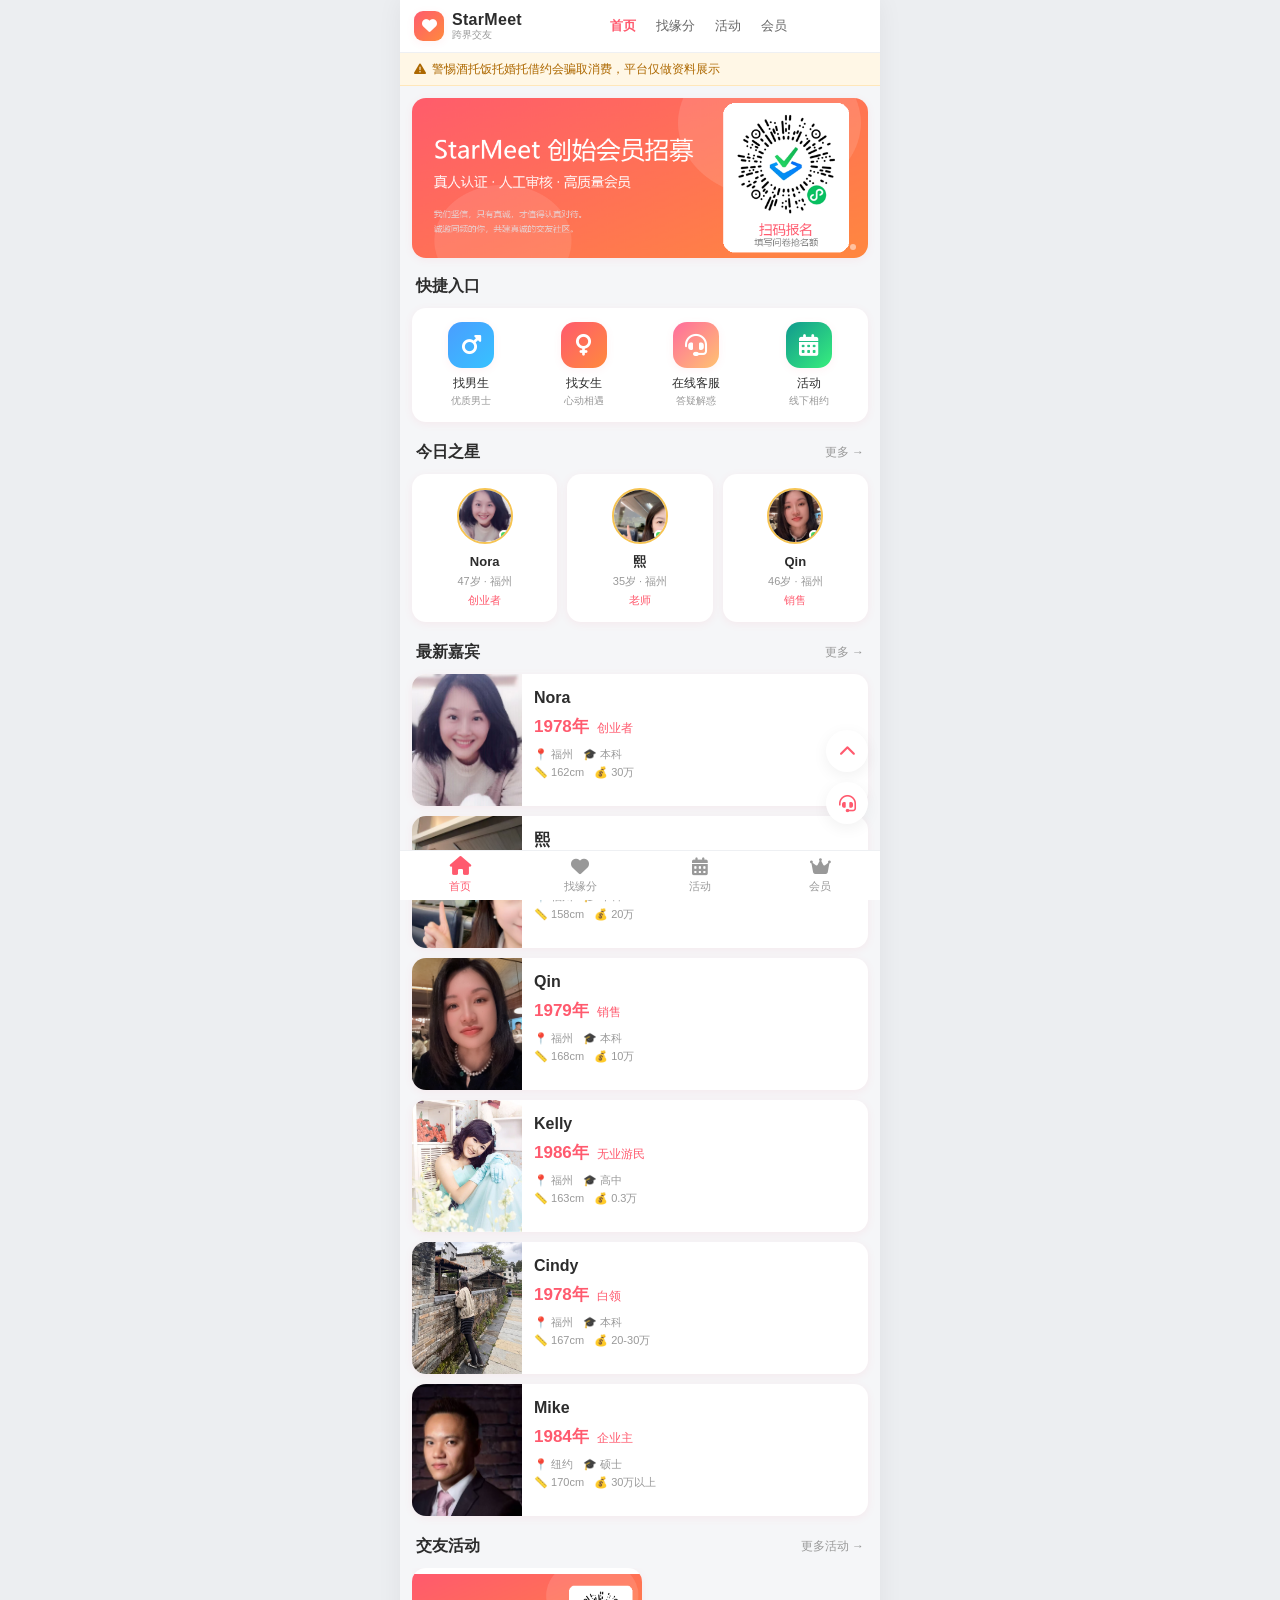
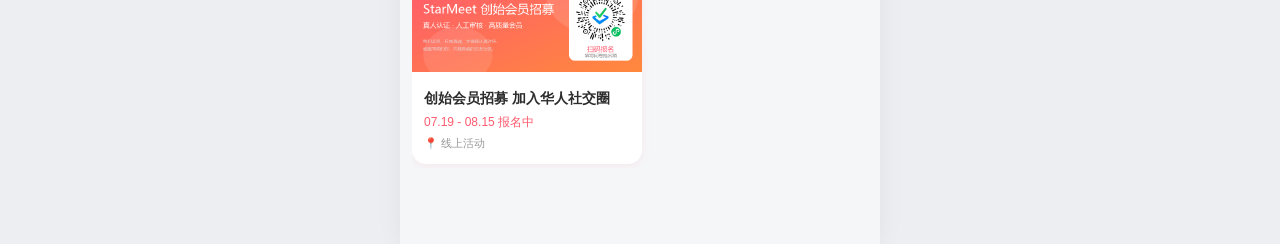
<file: index.html>
<!DOCTYPE html>
<html lang="zh-CN">
<head>
  <meta charset="UTF-8">
  <meta name="viewport" content="width=device-width, initial-scale=1.0, maximum-scale=1.0, user-scalable=no, viewport-fit=cover">
  <meta name="theme-color" content="#ff6b9d">
  <title>StarMeet-跨界交友 圈层升级</title>
  <link rel="stylesheet" href="https://cdnjs.cloudflare.com/ajax/libs/font-awesome/6.4.0/css/all.min.css">
  <link rel="stylesheet" href="assets/css/style.css">
</head>
<body>
  <div id="app">
    <!-- 顶部导航 -->
    <header class="topbar">
      <div class="logo">
        <i class="fas fa-heart"></i>
        <span class="logo-text">
          <span class="site-name">StarMeet</span>
          <span class="site-slogan">跨界交友</span>
        </span>
      </div>
      <nav class="tabs">
        <a class="tab active" href="index.html">首页</a>
        <a class="tab" href="match.html">找缘分</a>
        <a class="tab" href="activity.html">活动</a>
        <a class="tab" href="javascript:void(0)" onclick="App.openService()">会员</a>
      </nav>
    </header>

    <!-- 安全提示 -->
    <div class="safety-tip"><i class="fas fa-exclamation-triangle"></i> 警惕酒托饭托婚托借约会骗取消费，平台仅做资料展示</div>

    <!-- 主体内容 -->
    <main class="content">
      <div class="page active">
        <!-- 轮播 banner（图片占位） -->
        <div class="banner-carousel" id="bannerCarousel">
          <div class="banner-track" id="bannerTrack"></div>
          <div class="banner-dots" id="bannerDots"></div>
        </div>

        <!-- 快捷入口 -->
        <div class="section-title" style="margin-top:16px;">快捷入口</div>
        <div class="quick-grid">
          <a class="item" href="match.html?g=男">
            <div class="icon" style="background:linear-gradient(135deg,#4a9dff,#37c2ff);"><i class="fas fa-mars"></i></div>
            <div class="label">找男生</div><div class="sub">优质男士</div>
          </a>
          <a class="item" href="match.html?g=女">
            <div class="icon" style="background:linear-gradient(135deg,#ff5a6e,#ff8a3d);"><i class="fas fa-venus"></i></div>
            <div class="label">找女生</div><div class="sub">心动相遇</div>
          </a>
          <a class="item" href="javascript:void(0)" onclick="App.openService()">
            <div class="icon" style="background:linear-gradient(135deg,#ff6b9d,#ffc371);"><i class="fas fa-headset"></i></div>
            <div class="label">在线客服</div><div class="sub">答疑解惑</div>
          </a>
          <a class="item" href="activity.html">
            <div class="icon" style="background:linear-gradient(135deg,#11998e,#38ef7d);"><i class="fas fa-calendar-alt"></i></div>
            <div class="label">活动</div><div class="sub">线下相约</div>
          </a>
        </div>

        <!-- 今日之星 -->
        <div class="section-title">今日之星 <a class="more" href="match.html">更多 →</a></div>
        <div class="star-row">
          <!-- 今日之星固定3位：Nora / 熙 / Qin -->
          <div class="star-card" onclick="goMember('Nora')">
            <div class="star-avatar">
              <img src="assets/images/member-00017.jpeg" onerror="avatarFallback(this,'N')">
              <span class="online-dot"></span>
            </div>
            <div class="star-name">Nora</div>
            <div class="star-meta">47岁 · 福州</div>
            <div class="star-job">创业者</div>
          </div>
          <div class="star-card" onclick="goMember('熙')">
            <div class="star-avatar">
              <img src="assets/images/member-00007.jpg" onerror="avatarFallback(this,'熙')">
              <span class="online-dot"></span>
            </div>
            <div class="star-name">熙</div>
            <div class="star-meta">35岁 · 福州</div>
            <div class="star-job">老师</div>
          </div>
          <div class="star-card" onclick="goMember('Qin')">
            <div class="star-avatar">
              <img src="assets/images/member-00008.jpg" onerror="avatarFallback(this,'Q')">
              <span class="online-dot"></span>
            </div>
            <div class="star-name">Qin</div>
            <div class="star-meta">46岁 · 福州</div>
            <div class="star-job">销售</div>
          </div>
        </div>

        <!-- 最新嘉宾 -->
        <div class="section-title section-title-row">
          <span>最新嘉宾</span>
          <a class="more" href="match.html">更多 →</a>
        </div>
        <div class="member-list">
          <!-- 最新嘉宾固定6名：Nora / 熙 / Qin / Kelly / Cindy / Mike -->
          <div class="member-card" onclick="goMember('Nora')">
            <div class="member-card-photo">
              <img src="assets/images/member-00017.jpeg" onerror="avatarFallback(this,'N')">
            </div>
            <div class="member-card-info">
              <div class="row1"><div class="meta-name">Nora</div></div>
              <div class="row-birthjob"><span class="birth-year">1978年</span><span class="job">创业者</span></div>
              <div class="row2"><span>📍 福州</span><span>🎓 本科</span></div>
              <div class="row2"><span>📏 162cm</span><span>💰 30万</span></div>
              <div class="row3"><span></span></div>
            </div>
          </div>
          <div class="member-card" onclick="goMember('熙')">
            <div class="member-card-photo">
              <img src="assets/images/member-00007.jpg" onerror="avatarFallback(this,'熙')">
            </div>
            <div class="member-card-info">
              <div class="row1"><div class="meta-name">熙</div></div>
              <div class="row-birthjob"><span class="birth-year">1990年</span><span class="job">老师</span></div>
              <div class="row2"><span>📍 福州</span><span>🎓 本科</span></div>
              <div class="row2"><span>📏 158cm</span><span>💰 20万</span></div>
              <div class="row3"><span></span></div>
            </div>
          </div>
          <div class="member-card" onclick="goMember('Qin')">
            <div class="member-card-photo">
              <img src="assets/images/member-00008.jpg" onerror="avatarFallback(this,'Q')">
            </div>
            <div class="member-card-info">
              <div class="row1"><div class="meta-name">Qin</div></div>
              <div class="row-birthjob"><span class="birth-year">1979年</span><span class="job">销售</span></div>
              <div class="row2"><span>📍 福州</span><span>🎓 本科</span></div>
              <div class="row2"><span>📏 168cm</span><span>💰 10万</span></div>
              <div class="row3"><span></span></div>
            </div>
          </div>
          <div class="member-card" onclick="goMember('00001')">
            <div class="member-card-photo">
              <img src="https://i.pravatar.cc/300?img=47" onerror="avatarFallback(this,'K')">
            </div>
            <div class="member-card-info">
              <div class="row1"><div class="meta-name">Kelly</div></div>
              <div class="row-birthjob"><span class="birth-year">1986年</span><span class="job">无业游民</span></div>
              <div class="row2"><span>📍 福州</span><span>🎓 高中</span></div>
              <div class="row2"><span>📏 163cm</span><span>💰 0.3万</span></div>
              <div class="row3"><span></span></div>
            </div>
          </div>
          <div class="member-card" onclick="goMember('Cindy')">
            <div class="member-card-photo">
              <img src="assets/images/member-00009.jpg" onerror="avatarFallback(this,'C')">
            </div>
            <div class="member-card-info">
              <div class="row1"><div class="meta-name">Cindy</div></div>
              <div class="row-birthjob"><span class="birth-year">1978年</span><span class="job">白领</span></div>
              <div class="row2"><span>📍 福州</span><span>🎓 本科</span></div>
              <div class="row2"><span>📏 167cm</span><span>💰 20-30万</span></div>
              <div class="row3"><span></span></div>
            </div>
          </div>
          <div class="member-card" onclick="goMember('Mike')">
            <div class="member-card-photo">
              <img src="assets/images/member-00018.jpg" onerror="avatarFallback(this,'M')">
            </div>
            <div class="member-card-info">
              <div class="row1"><div class="meta-name">Mike</div></div>
              <div class="row-birthjob"><span class="birth-year">1984年</span><span class="job">企业主</span></div>
              <div class="row2"><span>📍 纽约</span><span>🎓 硕士</span></div>
              <div class="row2"><span>📏 170cm</span><span>💰 30万以上</span></div>
              <div class="row3"><span></span></div>
            </div>
          </div>
        </div>

        <!-- 交友活动 -->
        <div class="section-title section-title-row">
          <div>交友活动</div>
          <a class="more" href="activity.html">更多活动 →</a>
        </div>
        <div class="activity-list activity-row">
          <a class="activity-card" href="https://qingxukong54-maker.github.io/starmeetvip/activity-detail.html?id=1">
            <img class="activity-cover-img" src="assets/images/banner-survey.png" alt="创始会员招募">
            <div class="activity-info">
              <div class="activity-title">创始会员招募 加入华人社交圈</div>
              <div class="activity-countdown">07.19 - 08.15 报名中</div>
              <div class="activity-place">📍 线上活动</div>
            </div>
          </a>
        </div>

      </div>
    </main>

    <!-- 底部悬浮工具栏 -->
    <nav class="bottombar">
      <a class="btm-btn active" href="index.html"><i class="fas fa-home"></i><span>首页</span></a>
      <a class="btm-btn" href="match.html"><i class="fas fa-heart"></i><span>找缘分</span></a>
      <a class="btm-btn" href="activity.html"><i class="fas fa-calendar-alt"></i><span>活动</span></a>
      <a class="btm-btn" href="javascript:void(0)" onclick="App.openService()"><i class="fas fa-crown"></i><span>会员</span></a>
    </nav>

    <!-- 右下角悬浮按钮 -->
    <div class="fab-container">
      <a class="fab-btn" onclick="window.scrollTo({top:0,behavior:'smooth'})" title="回到顶部"><i class="fas fa-chevron-up"></i></a>
      <a class="fab-btn" onclick="App.openService()" title="客服"><i class="fas fa-headset"></i></a>
    </div>

    <!-- 客服弹窗 -->
    <div class="modal-mask" id="serviceModal" onclick="if(event.target===this)App.closeService()">
      <div class="service-card">
        <button class="modal-close" onclick="App.closeService()"><i class="fas fa-times"></i></button>
        <div class="service-head"><i class="fas fa-headset"></i><span id="serviceNameVal">StarMeet 客服小助手</span></div>
        <div class="service-qr"><img id="serviceQrImg" src="" alt="客服微信二维码"></div>
        <div class="service-tip">长按二维码识别，或添加下方微信号</div>
        <div class="service-wechat" onclick="App.copyWechat()" title="点击复制">
          <span class="wx-label">微信号</span>
          <span class="wx-id" id="serviceWechatVal">starmeet_vip</span>
          <i class="fas fa-copy"></i>
        </div>
        <div class="service-copy-hint">点击上方微信号即可复制</div>
      </div>
    </div>

    <div id="toast" class="toast"></div>
  </div>

  <script src="assets/js/female-test-data.js"></script>
  <script src="assets/js/main.js"></script>
</body>
</html>
</file>
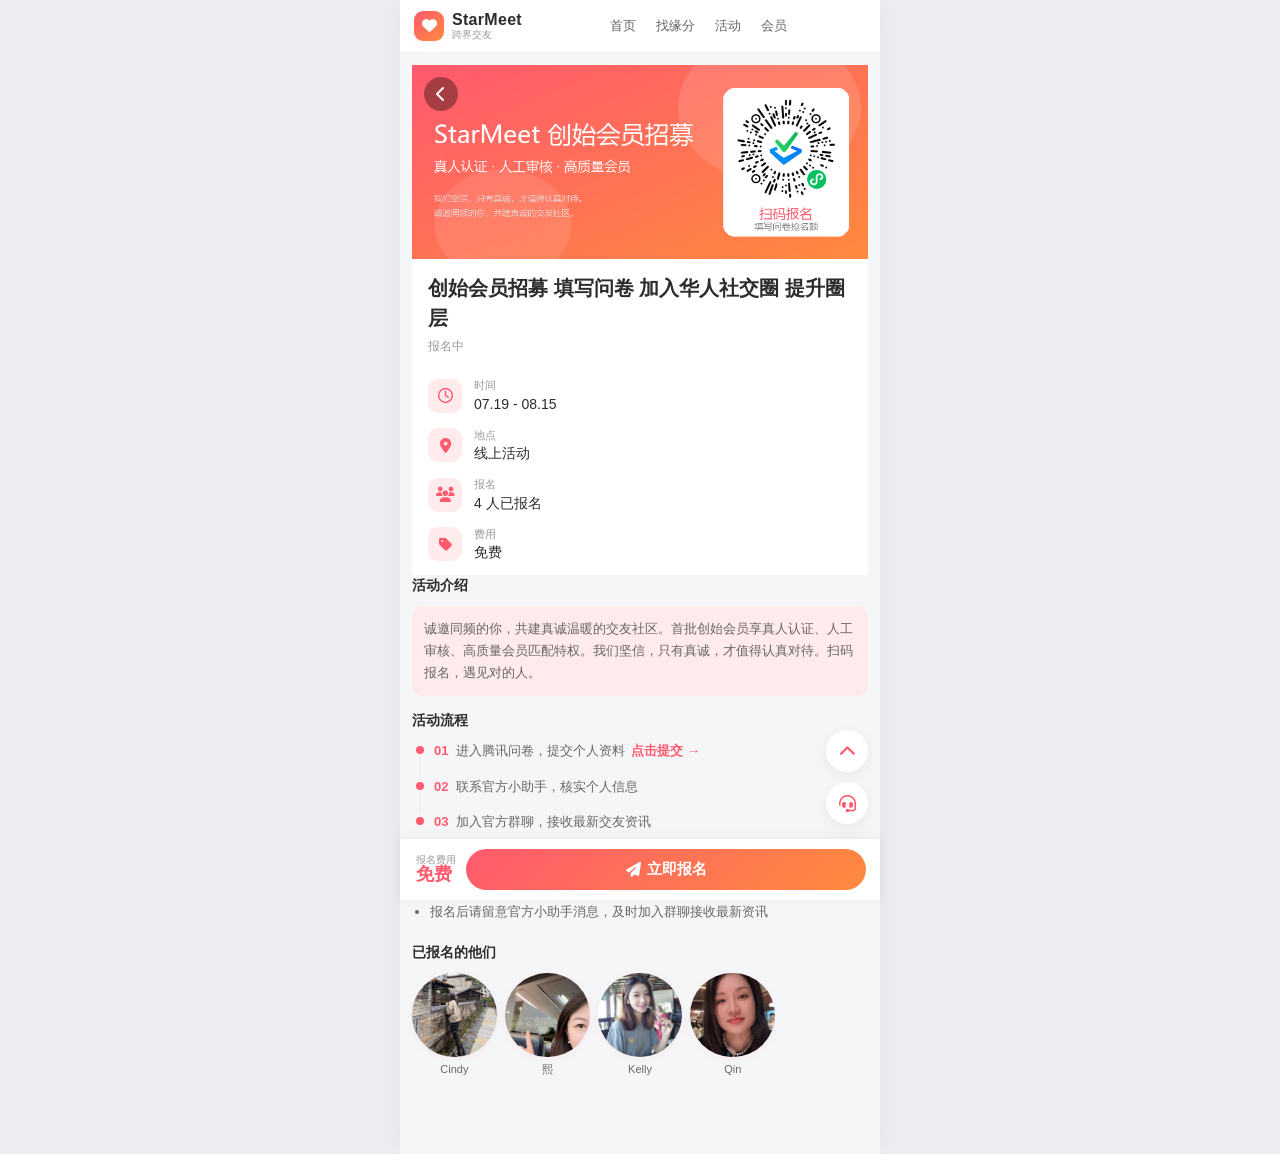
<file: activity-detail.html>
<!DOCTYPE html>
<html lang="zh-CN">
<head>
  <meta charset="UTF-8">
  <meta name="viewport" content="width=device-width, initial-scale=1.0, maximum-scale=1.0, user-scalable=no, viewport-fit=cover">
  <meta name="theme-color" content="#ff6b9d">
  <title>活动详情 - StarMeet</title>
  <link rel="stylesheet" href="https://cdnjs.cloudflare.com/ajax/libs/font-awesome/6.4.0/css/all.min.css">
  <link rel="stylesheet" href="assets/css/style.css">
</head>
<body>
  <div id="app">
    <header class="topbar">
      <div class="logo">
        <i class="fas fa-heart"></i>
        <span class="logo-text">
          <span class="site-name">StarMeet</span>
          <span class="site-slogan">跨界交友</span>
        </span>
      </div>
      <nav class="tabs">
        <a class="tab" href="index.html">首页</a>
        <a class="tab" href="match.html">找缘分</a>
        <a class="tab" href="activity.html">活动</a>
        <a class="tab" href="javascript:void(0)" onclick="App.openService()">会员</a>
      </nav>
    </header>

    <main class="content">
      <div class="page active profile-detail-page">
        <!-- 封面大图 -->
        <div class="pdp-header">
          <img id="actCover" src="" alt="活动封面" onerror="avatarFallback(this,'活')">
          <button class="pdp-back-btn" onclick="location.href='activity.html'"><i class="fas fa-chevron-left"></i></button>
        </div>

        <!-- 标题行 -->
        <div class="pdp-name-row">
          <h1 id="actTitle">活动标题</h1>
          <span class="pdp-uid" id="actStatus">报名中</span>
        </div>

        <!-- 信息卡片 -->
        <div class="act-detail-meta">
          <div class="act-meta-row"><i class="far fa-clock"></i><div><span class="label">时间</span><span class="val" id="actTime"></span></div></div>
          <div class="act-meta-row"><i class="fas fa-map-marker-alt"></i><div><span class="label">地点</span><span class="val" id="actLoc"></span></div></div>
          <div class="act-meta-row"><i class="fas fa-users"></i><div><span class="label">报名</span><span class="val" id="actJoined"></span></div></div>
          <div class="act-meta-row"><i class="fas fa-tag"></i><div><span class="label">费用</span><span class="val" id="actPrice"></span></div></div>
        </div>

        <!-- 活动介绍 -->
        <div class="pdp-section">
          <div class="pds-title">活动介绍</div>
          <div id="actIntro" class="act-intro"></div>
        </div>

        <!-- 活动流程 -->
        <div class="pdp-section" style="margin-top:14px;">
          <div class="pds-title">活动流程</div>
          <ul class="act-schedule" id="actSchedule"></ul>
        </div>

        <!-- 注意事项 -->
        <div class="pdp-section" style="margin-top:14px;">
          <div class="pds-title">注意事项</div>
          <ul class="act-tips" id="actTips"></ul>
        </div>

        <!-- 已报名的他们 -->
        <div class="pdp-suggest">
          <div class="psug-header"><div class="psug-title">已报名的他们</div></div>
          <div class="psug-list" id="actParticipants"></div>
        </div>
      </div>
    </main>

    <!-- 底部操作栏 -->
    <div class="pdp-bottom-bar">
      <div class="act-price-box">
        <span class="act-price-label">报名费用</span>
        <span class="act-price-val" id="actPriceFoot"></span>
      </div>
      <button class="pdb-contact-btn" id="actJoinBtn" onclick="App.openService()"><i class="fas fa-paper-plane"></i> 立即报名</button>
    </div>

    <div class="fab-container">
      <a class="fab-btn" onclick="window.scrollTo({top:0,behavior:'smooth'})"><i class="fas fa-chevron-up"></i></a>
      <a class="fab-btn" onclick="App.openService()"><i class="fas fa-headset"></i></a>
    </div>

    <!-- 客服弹窗 -->
    <div class="modal-mask" id="serviceModal" onclick="if(event.target===this)App.closeService()">
      <div class="service-card">
        <button class="modal-close" onclick="App.closeService()"><i class="fas fa-times"></i></button>
        <div class="service-head"><i class="fas fa-headset"></i><span id="serviceNameVal">StarMeet 客服小助手</span></div>
        <div class="service-qr"><img id="serviceQrImg" src="" alt="客服微信二维码"></div>
        <div class="service-tip">长按二维码识别，或添加下方微信号</div>
        <div class="service-wechat" onclick="App.copyWechat()" title="点击复制">
          <span class="wx-label">微信号</span>
          <span class="wx-id" id="serviceWechatVal">starmeet_vip</span>
          <i class="fas fa-copy"></i>
        </div>
        <div class="service-copy-hint">点击上方微信号即可复制</div>
      </div>
    </div>

    <div id="toast" class="toast"></div>
  </div>

  <script src="assets/js/female-test-data.js"></script>
  <script src="assets/js/main.js"></script>
</body>
</html>
</file>
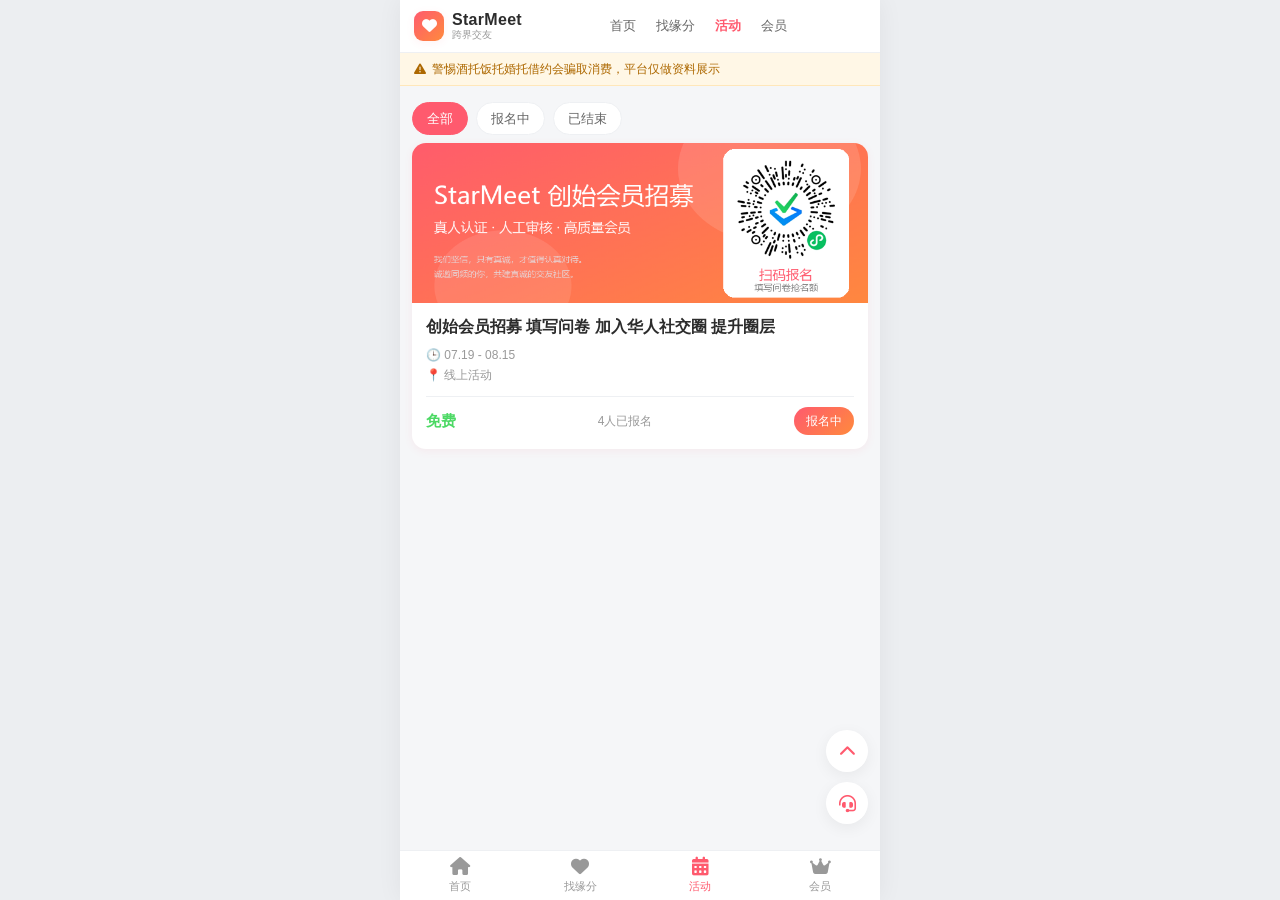
<file: activity.html>
<!DOCTYPE html>
<html lang="zh-CN">
<head>
  <meta charset="UTF-8">
  <meta name="viewport" content="width=device-width, initial-scale=1.0, maximum-scale=1.0, user-scalable=no, viewport-fit=cover">
  <meta name="theme-color" content="#ff6b9d">
  <title>活动 - StarMeet</title>
  <link rel="stylesheet" href="https://cdnjs.cloudflare.com/ajax/libs/font-awesome/6.4.0/css/all.min.css">
  <link rel="stylesheet" href="assets/css/style.css">
</head>
<body>
  <div id="app">
    <header class="topbar">
      <div class="logo">
        <i class="fas fa-heart"></i>
        <span class="logo-text">
          <span class="site-name">StarMeet</span>
          <span class="site-slogan">跨界交友</span>
        </span>
      </div>
      <nav class="tabs">
        <a class="tab" href="index.html">首页</a>
        <a class="tab" href="match.html">找缘分</a>
        <a class="tab active" href="activity.html">活动</a>
        <a class="tab" href="javascript:void(0)" onclick="App.openService()">会员</a>
      </nav>
    </header>

    <div class="safety-tip"><i class="fas fa-exclamation-triangle"></i> 警惕酒托饭托婚托借约会骗取消费，平台仅做资料展示</div>

    <main class="content">
      <div class="page active">
        <div class="filter-bar" id="actFilterBar">
          <div class="chip active" data-filter="">全部</div>
          <div class="chip" data-filter="open">报名中</div>
          <div class="chip" data-filter="ended">已结束</div>
        </div>

        <div id="actListBox">
          <div class="act-card" data-status="报名中" onclick="location.href='activity-detail.html?id=1'">
            <img data-custom="assets/images/banner-survey.png" src="" style="background:linear-gradient(135deg,#ff5a6e,#ff8a3d);">
            <div class="body">
              <h3>创始会员招募 填写问卷 加入华人社交圈 提升圈层</h3>
              <div class="meta">🕒 07.19 - 08.15<br>📍 线上活动</div>
              <div class="footer">
                <span class="price free">免费</span>
                <span class="meta">4人已报名</span>
                <span class="join-btn">报名中</span>
              </div>
            </div>
          </div>
        </div>
      </div>
    </main>

    <nav class="bottombar">
      <a class="btm-btn" href="index.html"><i class="fas fa-home"></i><span>首页</span></a>
      <a class="btm-btn" href="match.html"><i class="fas fa-heart"></i><span>找缘分</span></a>
      <a class="btm-btn active" href="activity.html"><i class="fas fa-calendar-alt"></i><span>活动</span></a>
      <a class="btm-btn" href="javascript:void(0)" onclick="App.openService()"><i class="fas fa-crown"></i><span>会员</span></a>
    </nav>

    <div class="fab-container">
      <a class="fab-btn" onclick="window.scrollTo({top:0,behavior:'smooth'})"><i class="fas fa-chevron-up"></i></a>
      <a class="fab-btn" onclick="App.openService()"><i class="fas fa-headset"></i></a>
    </div>

    <!-- 客服弹窗 -->
    <div class="modal-mask" id="serviceModal" onclick="if(event.target===this)App.closeService()">
      <div class="service-card">
        <button class="modal-close" onclick="App.closeService()"><i class="fas fa-times"></i></button>
        <div class="service-head"><i class="fas fa-headset"></i><span id="serviceNameVal">StarMeet 客服小助手</span></div>
        <div class="service-qr"><img id="serviceQrImg" src="" alt="客服微信二维码"></div>
        <div class="service-tip">长按二维码识别，或添加下方微信号</div>
        <div class="service-wechat" onclick="App.copyWechat()" title="点击复制">
          <span class="wx-label">微信号</span>
          <span class="wx-id" id="serviceWechatVal">starmeet_vip</span>
          <i class="fas fa-copy"></i>
        </div>
        <div class="service-copy-hint">点击上方微信号即可复制</div>
      </div>
    </div>

    <div id="toast" class="toast"></div>
  </div>

  <script src="assets/js/female-test-data.js"></script>
  <script src="assets/js/main.js"></script>
</body>
</html>
</file>
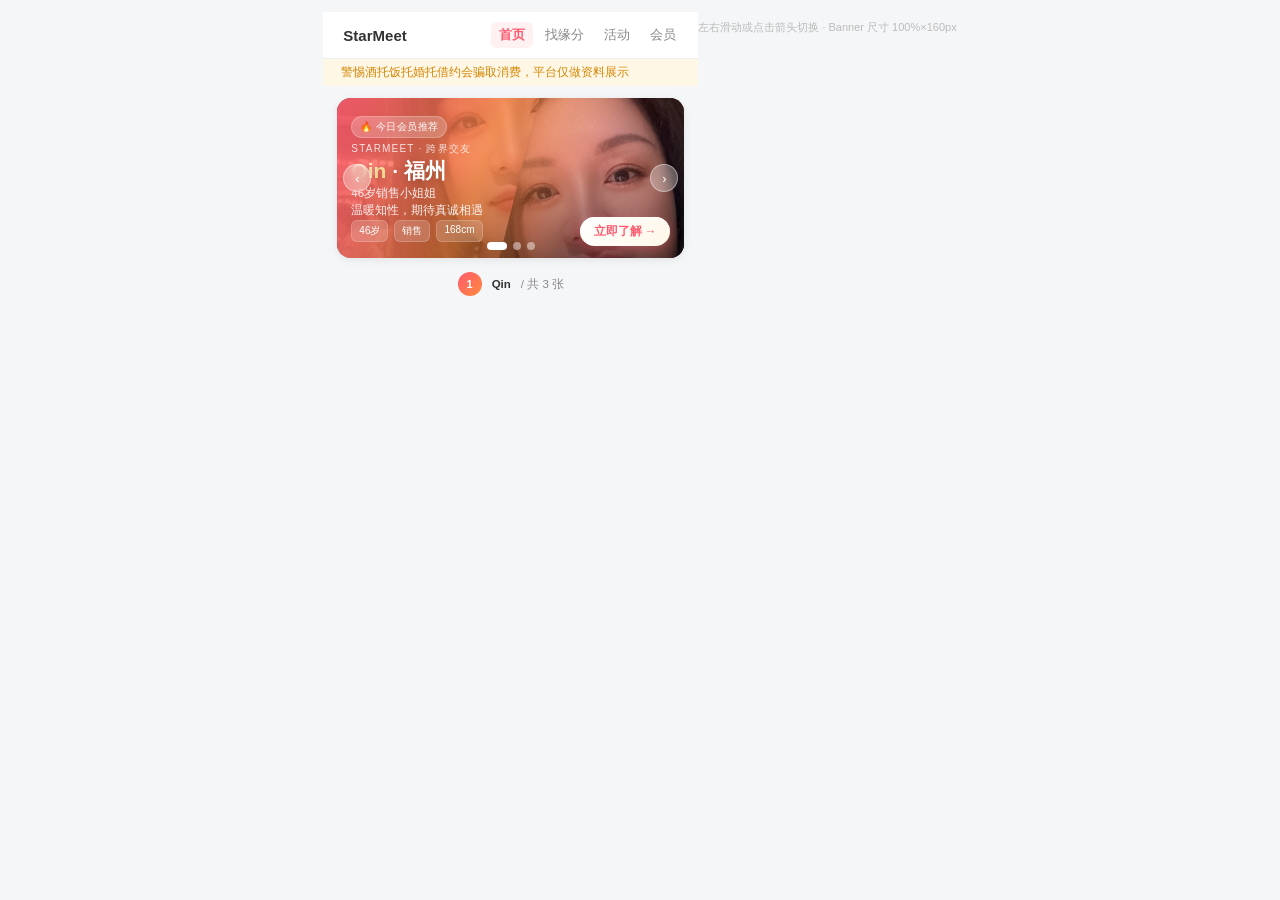
<file: banner-all-preview.html>
<!DOCTYPE html>
<html lang="zh-CN">
<head>
<meta charset="UTF-8">
<meta name="viewport" content="width=device-width, initial-scale=1.0">
<title>今日之星轮播图 × 3</title>
<style>
  * { margin:0; padding:0; box-sizing:border-box; }
  body {
    background:#f5f6f8; display:flex; justify-content:center;
    min-height:100vh; font-family:-apple-system,BlinkMacSystemFont,'Segoe UI','PingFang SC','Hiragino Sans GB',sans-serif;
    padding:12px;
  }

  .phone-frame {
    width:375px; background:#f5f6f8;
    overflow:hidden;
  }
  .topbar {
    background:#fff; display:flex; align-items:center;
    padding:10px 14px; border-bottom:1px solid #eee;
  }
  .logo { display:flex; align-items:center; gap:6px; margin-right:auto; font-weight:700; color:#333; font-size:15px; }
  .logo i { color:#ff5a6e; }
  .tabs { display:flex; gap:4px; }
  .tab { font-size:13px; color:#888; padding:4px 8px; text-decoration:none; border-radius:6px; }
  .tab.active { color:#ff5a6e; background:#fff0f2; font-weight:600; }
  .safety-tip {
    background:#fff7e6; color:#d48806; font-size:11.5px; padding:6px 14px;
    display:flex; align-items:center; gap:4px;
  }

  /* ===== 轮播区 ===== */
  .banner-carousel {
    position:relative; border-radius:14px; overflow:hidden;
    box-shadow:0 2px 8px rgba(0,0,0,.08); margin:12px 14px 0;
  }
  .banner-slide {
    position:relative; width:100%; height:160px;
    overflow:hidden; display:none;
  }
  .banner-slide.active { display:block; }
  .banner-bg {
    position:absolute;top:0;left:0;width:100%;height:100%;
    object-fit:cover; object-position:center center;
  }
  .banner-overlay {
    position:absolute;top:0;left:0;width:100%;height:100%;
    background:
      linear-gradient(110deg, rgba(255,90,110,0.90) 0%, rgba(255,138,61,0.65) 42%, rgba(255,90,110,0.08) 72%, transparent 100%),
      linear-gradient(to bottom, rgba(0,0,0,0) 40%, rgba(0,0,0,0.50) 100%);
    z-index:1;
  }

  /* 右侧人物裁切 */
  .photo-mask {
    position:absolute; top:0; right:0; width:58%; height:100%; z-index:0;
    clip-path:polygon(28% 0%, 100% 0%, 100% 100%, 8% 100%);
    overflow:hidden;
  }
  .photo-mask img {
    width:170%; height:180%;
    object-fit:cover;
    /* 每张图单独调定位 */
  }

  /* ---- Yoko 的定位（脸部近照，居中偏上） ---- */
  .slide-yoko .photo-mask img {
    object-position:45% 20%;
    margin-left:-35%; margin-top:-22%;
  }

  /* ---- Cindy 的定位（古村落全身照，人物在左中部） ---- */
  .slide-cindy .photo-mask img {
    object-position:28% 35%;
    margin-left:-42%; margin-top:-30%;
  }

  /* ---- 熙的定位（机场自拍，人在右半边） ---- */
  .slide-xi .photo-mask img {
    object-position:70% 25%;
    margin-left:-55%; margin-top:-20%;
  }

  /* 文字内容 */
  .content {
    position:absolute; top:0; left:0;width:55%;height:100%;
    padding:18px 14px 16px; z-index:2;
    display:flex; flex-direction:column; justify-content:flex-start;
  }
  .badge-row { display:flex; gap:5px; margin-bottom:4px; }
  .badge {
    background:rgba(255,255,255,0.22); backdrop-filter:blur(10px);
    color:#fff; font-size:10px; padding:3px 8px; border-radius:20px;
    letter-spacing:0.4px; border:1px solid rgba(255,255,255,0.22);
  }
  .tagline {
    color:rgba(255,255,255,0.82); font-size:10px; letter-spacing:1.2px;
    margin-bottom:2px; font-weight:500;
  }
  .title {
    color:#fff; font-size:21px; line-height:1.2; font-weight:800;
    text-shadow:0 2px 10px rgba(0,0,0,0.2);
  }
  .title em { font-style:normal; background:linear-gradient(135deg,#fffde7,#ffe082); -webkit-background-clip:text; -webkit-text-fill-color:transparent; }
  .subtitle {
    color:rgba(255,255,255,0.9); font-size:11.5px; line-height:1.45;
    margin-top:2px; max-width:190px;
  }
  .info-bar { display:flex; gap:6px; margin-top:auto; flex-wrap:wrap; }
  .chip {
    background:rgba(255,255,255,0.17); backdrop-filter:blur(8px);
    color:#fff; font-size:10px; padding:3px 7px; border-radius:6px;
    border:1px solid rgba(255,255,255,0.18);
  }

  /* CTA 按钮 */
  .cta-wrap { position:absolute; right:14px; bottom:12px; z-index:3; }
  .cta-btn {
    display:inline-flex; align-items:center; gap:4px;
    background:linear-gradient(135deg,#fff,#fef7e8);
    color:#ff5a6e; font-size:11.5px; font-weight:700; padding:7px 14px;
    border-radius:20px; border:none; cursor:pointer;
    box-shadow:0 3px 12px rgba(255,90,110,0.38), inset 0 1px 0 rgba(255,255,255,0.85);
  }

  /* 轮播指示器 & 切换按钮 */
  .banner-dots {
    position:absolute; left:50%; transform:translateX(-50%); bottom:8px; z-index:4;
    display:flex; gap:6px;
  }
  .dot { width:8px; height:8px; border-radius:50%; background:rgba(255,255,255,0.45); cursor:pointer; transition:all .2s; }
  .dot.active { background:#fff; width:20px; border-radius:4px; }

  .nav-arrows {
    position:absolute; top:0;left:0;width:100%;height:100%;
    pointer-events:none; z-index:5;
  }
  .nav-arrow {
    position:absolute; top:50%; transform:translateY(-50%);
    width:28px; height:28px; border-radius:50%;
    background:rgba(255,255,255,0.30); backdrop-filter:blur(6px);
    border:1px solid rgba(255,255,255,0.4); color:#fff;
    font-size:13px; display:flex; align-items:center; justify-content:center;
    cursor:pointer; pointer-events:auto; transition:.15s;
  }
  .nav-arrow:hover { background:rgba(255,255,255,0.5); }
  .nav-prev { left:6px; }
  .nav-next { right:6px; }

  /* 标签区 */
  .label-row {
    display:flex; align-items:center; justify-content:center; gap:10px;
    margin:14px 0 8px; font-size:11.5px; color:#888;
  }
  .label-num {
    background:linear-gradient(135deg,#ff5a6e,#ff8a3d);
    color:#fff; width:24px; height:24px; border-radius:50%;
    display:inline-flex; align-items:center; justify-content:center;
    font-size:11px; font-weight:700;
  }
  .label-name { font-weight:600; color:#333; }

  .hint {
    text-align:center; color:#bbb; font-size:11px; margin-top:8px; padding-bottom:16px;
  }
</style>
</head>
<body>

<div class="phone-frame">
  <header class="topbar">
    <div class="logo"><i class="fas fa-heart"></i> StarMeet</div>
    <nav class="tabs">
      <a class="tab active" href="#">首页</a>
      <a class="tab" href="#">找缘分</a>
      <a class="tab" href="#">活动</a>
      <a class="tab" href="#">会员</a>
    </nav>
  </header>
  <div class="safety-tip">
    <i class="fas fa-exclamation-triangle"></i> 警惕酒托饭托婚托借约会骗取消费，平台仅做资料展示
  </div>

  <!-- ========== 轮播 Banner ========== -->
  <div class="banner-carousel">

    <!-- Slide 1: Yoko -->
    <div class="banner-slide active slide-yoko">
      <img class="banner-bg" src="assets/images/member-00008.jpg" alt="">
      <div class="banner-overlay"></div>
      <div class="photo-mask"><img src="assets/images/member-00008.jpg" alt="Qin"></div>
      <div class="content">
        <div class="badge-row"><span class="badge">🔥 今日会员推荐</span></div>
        <div class="tagline">STARMEET · 跨界交友</div>
        <div class="title"><em>Qin</em> · 福州</div>
        <div class="subtitle">46岁销售小姐姐<br>温暖知性，期待真诚相遇</div>
        <div class="info-bar">
          <span class="chip">46岁</span><span class="chip">销售</span><span class="chip">168cm</span>
        </div>
      </div>
      <div class="cta-wrap">
        <button class="cta-btn">立即了解 →</button>
      </div>
    </div>

    <!-- Slide 2: Cindy -->
    <div class="banner-slide slide-cindy">
      <img class="banner-bg" src="assets/images/member-00009.jpg" alt="">
      <div class="banner-overlay"></div>
      <div class="photo-mask"><img src="assets/images/member-00009.jpg" alt="Cindy"></div>
      <div class="content">
        <div class="badge-row"><span class="badge">🔥 今日会员推荐</span></div>
        <div class="tagline">STARMEET · 跨界交友</div>
        <div class="title"><em>Cindy</em> · 福州</div>
        <div class="subtitle">喜静不喜争，心安即富足<br>精神世界的饱满，胜于一切</div>
        <div class="info-bar">
          <span class="chip">48岁</span><span class="chip">白领</span><span class="chip">水瓶座</span>
        </div>
      </div>
      <div class="cta-wrap">
        <button class="cta-btn">立即了解 →</button>
      </div>
    </div>

    <!-- Slide 3: 熙 -->
    <div class="banner-slide slide-xi">
      <img class="banner-bg" src="assets/images/member-00007.jpg" alt="">
      <div class="banner-overlay"></div>
      <div class="photo-mask"><img src="assets/images/member-00007.jpg" alt="熙"></div>
      <div class="content">
        <div class="badge-row"><span class="badge">🔥 今日会员推荐</span></div>
        <div class="tagline">STARMEET · 跨界交友</div>
        <div class="title"><em>熙</em> · 福州</div>
        <div class="subtitle">兢兢业业的教育工作者<br>热爱美食、旅行与婚礼策划</div>
        <div class="info-bar">
          <span class="chip">35岁</span><span class="chip">老师</span><span class="chip">金牛座</span>
        </div>
      </div>
      <div class="cta-wrap">
        <button class="cta-btn">立即了解 →</button>
      </div>
    </div>

    <!-- 导航箭头 -->
    <div class="nav-arrows">
      <button class="nav-arrow nav-prev" onclick="changeSlide(-1)">‹</button>
      <button class="nav-arrow nav-next" onclick="changeSlide(1)">›</button>
    </div>

    <!-- 指示器 -->
    <div class="banner-dots">
      <span class="dot active" onclick="goSlide(0)"></span>
      <span class="dot" onclick="goSlide(1)"></span>
      <span class="dot" onclick="goSlide(2)"></span>
    </div>
  </div>

  <!-- 当前显示标签 -->
  <div class="label-row">
    <span class="label-num" id="lblNum">1</span>
    <span class="label-name" id="lblName">Qin</span>
    <span>/ 共 3 张</span>
  </div>
</div>

<div class="hint">左右滑动或点击箭头切换 · Banner 尺寸 100%×160px</div>

<script>
let cur = 0;
const total = 3;
const names = ['Qin', 'Cindy', '熙'];
function goSlide(n){
  cur = n;
  update();
}
function changeSlide(d){
  cur = (cur + d + total) % total;
  update();
}
function update(){
  document.querySelectorAll('.banner-slide').forEach((s,i)=>s.classList.toggle('active', i===cur));
  document.querySelectorAll('.dot').forEach((d,i)=>d.classList.toggle('active', i===cur));
  document.getElementById('lblNum').textContent = cur+1;
  document.getElementById('lblName').textContent = names[cur];
}
// 自动播放
setInterval(()=>changeSlide(1), 4000);
// 触摸滑动
let sx=0;
const car=document.querySelector('.banner-carousel');
car.addEventListener('touchstart', e=>sx=e.touches[0].clientX);
car.addEventListener('touchend', e=>{
  const dx=e.changedTouches[0].clientX-sx;
  if(Math.abs(dx)>40) changeSlide(dx<0?1:-1);
});
</script>
</body>
</html>
</file>
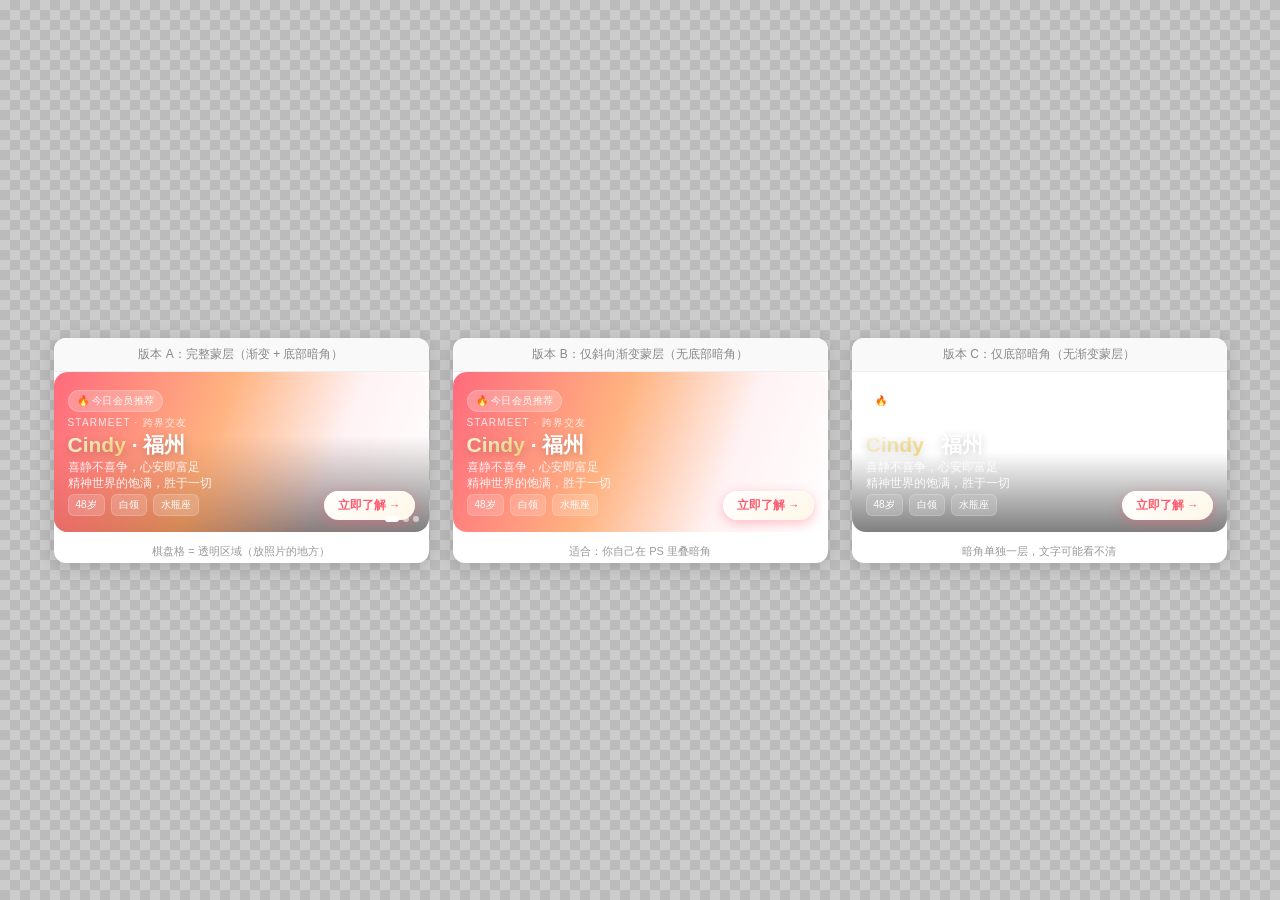
<file: banner-overlay-preview.html>
<!DOCTYPE html>
<html lang="zh-CN">
<head>
<meta charset="UTF-8">
<meta name="viewport" content="width=device-width, initial-scale=1.0">
<title>纯蒙层效果（无底图）</title>
<style>
  * { margin:0; padding:0; box-sizing:border-box; }
  body {
    /* 棋盘格背景表示透明 */
    background-color: #ccc;
    background-image:
      linear-gradient(45deg, #bbb 25%, transparent 25%),
      linear-gradient(-45deg, #bbb 25%, transparent 25%),
      linear-gradient(45deg, transparent 75%, #bbb 75%),
      linear-gradient(-45deg, transparent 75%, #bbb 75%);
    background-size: 20px 20px;
    background-position: 0 0, 0 10px, 10px -10px, -10px 0px;
    display:flex; justify-content:center; align-items:center;
    min-height:100vh; font-family:-apple-system,BlinkMacSystemFont,'Segoe UI','PingFang SC','Hiragino Sans GB',sans-serif;
    padding:12px; gap:24px; flex-wrap:wrap;
  }

  .card {
    background:#fff; border-radius:12px; overflow:hidden;
    box-shadow:0 4px 20px rgba(0,0,0,.15);
  }
  .card-title {
    text-align:center; font-size:12px; color:#888;
    padding:8px; background:#f9f9f9; border-bottom:1px solid #eee;
  }

  /* ===== 轮播 Banner（真实尺寸） ===== */
  .banner-carousel {
    position:relative; width:375px; height:160px;
    overflow:hidden; border-radius:14px;
  }
  .banner-slide {
    position:relative; width:100%; height:100%;
    overflow:hidden;
  }

  /* ===== 版本A：完整蒙层（含底部暗角） ===== */
  .ver-a .banner-overlay {
    position:absolute;top:0;left:0;width:100%;height:100%;
    background:
      linear-gradient(110deg, rgba(255,90,110,0.90) 0%, rgba(255,138,61,0.65) 42%, rgba(255,90,110,0.08) 72%, transparent 100%),
      linear-gradient(to bottom, rgba(0,0,0,0) 40%, rgba(0,0,0,0.50) 100%);
    z-index:1;
  }

  /* ===== 版本B：仅渐变蒙层（无暗角） ===== */
  .ver-b .banner-overlay {
    position:absolute;top:0;left:0;width:100%;height:100%;
    background:
      linear-gradient(110deg, rgba(255,90,110,0.90) 0%, rgba(255,138,61,0.65) 42%, rgba(255,90,110,0.08) 72%, transparent 100%);
    z-index:1;
  }

  /* ===== 版本C：仅底部暗角 ===== */
  .ver-c .banner-overlay {
    position:absolute;top:0;left:0;width:100%;height:100%;
    background:
      linear-gradient(to bottom, rgba(0,0,0,0) 50%, rgba(0,0,0,0.50) 100%);
    z-index:1;
  }

  /* 文字内容 */
  .content {
    position:absolute; top:0; left:0;width:55%;height:100%;
    padding:18px 14px 16px; z-index:2;
    display:flex; flex-direction:column; justify-content:flex-start;
  }
  .badge-row { display:flex; gap:5px; margin-bottom:4px; }
  .badge {
    background:rgba(255,255,255,0.22); backdrop-filter:blur(10px);
    color:#fff; font-size:10px; padding:3px 8px; border-radius:20px;
    letter-spacing:0.4px; border:1px solid rgba(255,255,255,0.22);
  }
  .tagline {
    color:rgba(255,255,255,0.82); font-size:10px; letter-spacing:1.2px;
    margin-bottom:2px; font-weight:500;
  }
  .title {
    color:#fff; font-size:21px; line-height:1.2; font-weight:800;
    text-shadow:0 2px 10px rgba(0,0,0,0.2);
  }
  .title em { font-style:normal; background:linear-gradient(135deg,#fffde7,#ffe082); -webkit-background-clip:text; -webkit-text-fill-color:transparent; }
  .subtitle {
    color:rgba(255,255,255,0.9); font-size:11.5px; line-height:1.45;
    margin-top:2px; max-width:190px;
  }
  .info-bar { display:flex; gap:6px; margin-top:auto; flex-wrap:wrap; }
  .chip {
    background:rgba(255,255,255,0.17); backdrop-filter:blur(8px);
    color:#fff; font-size:10px; padding:3px 7px; border-radius:6px;
    border:1px solid rgba(255,255,255,0.18);
  }

  /* CTA 按钮 */
  .cta-wrap { position:absolute; right:14px; bottom:12px; z-index:3; }
  .cta-btn {
    display:inline-flex; align-items:center; gap:4px;
    background:linear-gradient(135deg,#fff,#fef7e8);
    color:#ff5a6e; font-size:11.5px; font-weight:700; padding:7px 14px;
    border-radius:20px; border:none; cursor:pointer;
    box-shadow:0 3px 12px rgba(255,90,110,0.38), inset 0 1px 0 rgba(255,255,255,0.85);
  }
  .cta-btn i { font-size:9px; }

  /* 轮播指示器 */
  .banner-dots {
    position:absolute; right:10px; bottom:10px; z-index:4;
    display:flex; gap:4px;
  }
  .dot { width:6px; height:6px; border-radius:50%; background:rgba(255,255,255,0.55); }
  .dot.active { background:#fff; width:14px; border-radius:3px; }

  .hint {
    text-align:center; color:#999; font-size:11px; margin-top:8px;
    padding:4px;
  }
</style>
</head>
<body>

<!-- ===== 版本A：完整蒙层（渐变+暗角+文字+按钮） ===== -->
<div class="card">
  <div class="card-title">版本 A：完整蒙层（渐变 + 底部暗角）</div>
  <div class="banner-carousel ver-a">
    <div class="banner-slide">
      <!-- 无背景图！只留蒙层 -->
      <div class="banner-overlay"></div>

      <div class="content">
        <div class="badge-row">
          <span class="badge">🔥 今日会员推荐</span>
        </div>
        <div class="tagline">STARMEET · 跨界交友</div>
        <div class="title"><em>Cindy</em> · 福州</div>
        <div class="subtitle">
          喜静不喜争，心安即富足<br>
          精神世界的饱满，胜于一切
        </div>
        <div class="info-bar">
          <span class="chip">48岁</span>
          <span class="chip">白领</span>
          <span class="chip">水瓶座</span>
        </div>
      </div>

      <div class="cta-wrap">
        <button class="cta-btn">立即了解 →</button>
      </div>

      <div class="banner-dots">
        <span class="dot active"></span>
        <span class="dot"></span>
        <span class="dot"></span>
      </div>
    </div>
  </div>
  <div class="hint">棋盘格 = 透明区域（放照片的地方）</div>
</div>

<!-- ===== 版本B：仅渐变蒙层（无暗角） ===== -->
<div class="card">
  <div class="card-title">版本 B：仅斜向渐变蒙层（无底部暗角）</div>
  <div class="banner-carousel ver-b">
    <div class="banner-slide">
      <div class="banner-overlay"></div>

      <div class="content">
        <div class="badge-row">
          <span class="badge">🔥 今日会员推荐</span>
        </div>
        <div class="tagline">STARMEET · 跨界交友</div>
        <div class="title"><em>Cindy</em> · 福州</div>
        <div class="subtitle">
          喜静不喜争，心安即富足<br>
          精神世界的饱满，胜于一切
        </div>
        <div class="info-bar">
          <span class="chip">48岁</span>
          <span class="chip">白领</span>
          <span class="chip">水瓶座</span>
        </div>
      </div>

      <div class="cta-wrap">
        <button class="cta-btn">立即了解 →</button>
      </div>
    </div>
  </div>
  <div class="hint">适合：你自己在 PS 里叠暗角</div>
</div>

<!-- ===== 版本C：仅底部暗角（无渐变） ===== -->
<div class="card">
  <div class="card-title">版本 C：仅底部暗角（无渐变蒙层）</div>
  <div class="banner-carousel ver-c">
    <div class="banner-slide">
      <div class="banner-overlay"></div>

      <div class="content">
        <div class="badge-row">
          <span class="badge">🔥 今日会员推荐</span>
        </div>
        <div class="tagline">STARMEET · 跨界交友</div>
        <div class="title"><em>Cindy</em> · 福州</div>
        <div class="subtitle">
          喜静不喜争，心安即富足<br>
          精神世界的饱满，胜于一切
        </div>
        <div class="info-bar">
          <span class="chip">48岁</span>
          <span class="chip">白领</span>
          <span class="chip">水瓶座</span>
        </div>
      </div>

      <div class="cta-wrap">
        <button class="cta-btn">立即了解 →</button>
      </div>
    </div>
  </div>
  <div class="hint">暗角单独一层，文字可能看不清</div>
</div>

</body>
</html>
</file>
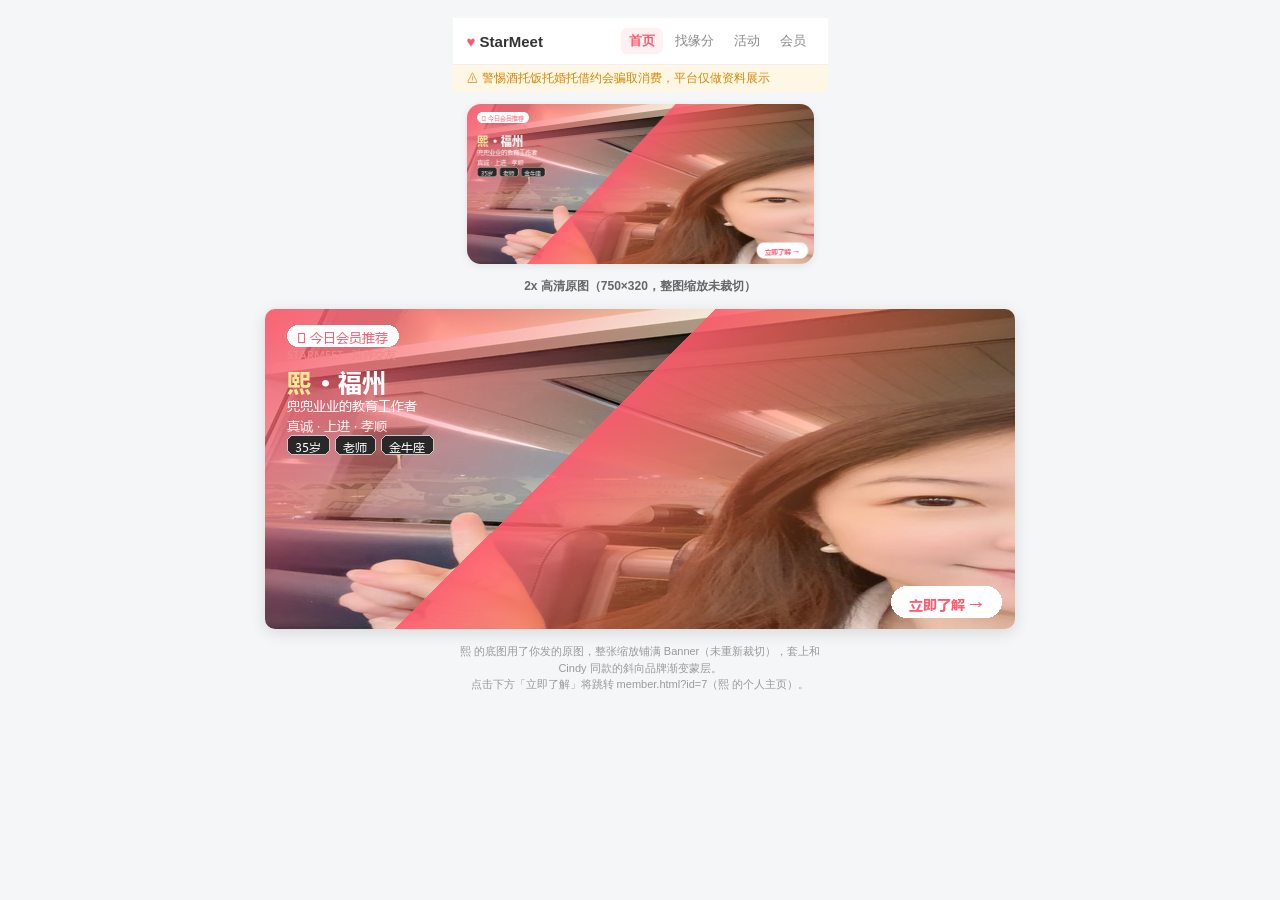
<file: banner-xi-preview.html>
<!DOCTYPE html>
<html lang="zh-CN">
<head>
<meta charset="UTF-8">
<meta name="viewport" content="width=device-width, initial-scale=1.0">
<title>熙 · 会员推荐 Banner 预览</title>
<style>
  * { margin:0; padding:0; box-sizing:border-box; }
  body { background:#f5f6f8; display:flex; flex-direction:column; align-items:center; gap:14px; padding:18px; font-family:-apple-system,BlinkMacSystemFont,'Segoe UI','PingFang SC',sans-serif; }
  .phone { width:375px; background:#f5f6f8; }
  .topbar { background:#fff; display:flex; align-items:center; padding:10px 14px; border-bottom:1px solid #eee; }
  .logo { margin-right:auto; font-weight:700; color:#333; font-size:15px; }
  .logo i { color:#ff5a6e; }
  .tabs { display:flex; gap:4px; }
  .tab { font-size:13px; color:#888; padding:4px 8px; border-radius:6px; }
  .tab.active { color:#ff5a6e; background:#fff0f2; font-weight:600; }
  .safety { background:#fff7e6; color:#d48806; font-size:11.5px; padding:6px 14px; }
  .carousel { border-radius:14px; overflow:hidden; box-shadow:0 2px 8px rgba(0,0,0,.08); margin:12px 14px 0; }
  .slide { position:relative; width:100%; height:160px; }
  .slide img { width:100%; height:100%; display:block; }
  .hint { color:#999; font-size:11px; text-align:center; max-width:375px; line-height:1.5; }
  .full { width:750px; max-width:96vw; border-radius:10px; box-shadow:0 4px 16px rgba(0,0,0,.12); }
  .label { font-size:12px; color:#666; font-weight:600; }
</style>
</head>
<body>
  <div class="phone">
    <header class="topbar">
      <div class="logo"><i>♥</i> StarMeet</div>
      <nav class="tabs">
        <span class="tab active">首页</span>
        <span class="tab">找缘分</span>
        <span class="tab">活动</span>
        <span class="tab">会员</span>
      </nav>
    </header>
    <div class="safety">⚠ 警惕酒托饭托婚托借约会骗取消费，平台仅做资料展示</div>
    <div class="carousel">
      <div class="slide"><img src="assets/images/banner-xi.png" alt="熙 banner"></div>
    </div>
  </div>

  <div class="label">2x 高清原图（750×320，整图缩放未裁切）</div>
  <img class="full" src="assets/images/banner-xi.png" alt="熙 banner 2x">

  <div class="hint">
    熙 的底图用了你发的原图，整张缩放铺满 Banner（未重新裁切），套上和 Cindy 同款的斜向品牌渐变蒙层。<br>
    点击下方「立即了解」将跳转 member.html?id=7（熙 的个人主页）。
  </div>
</body>
</html>
</file>
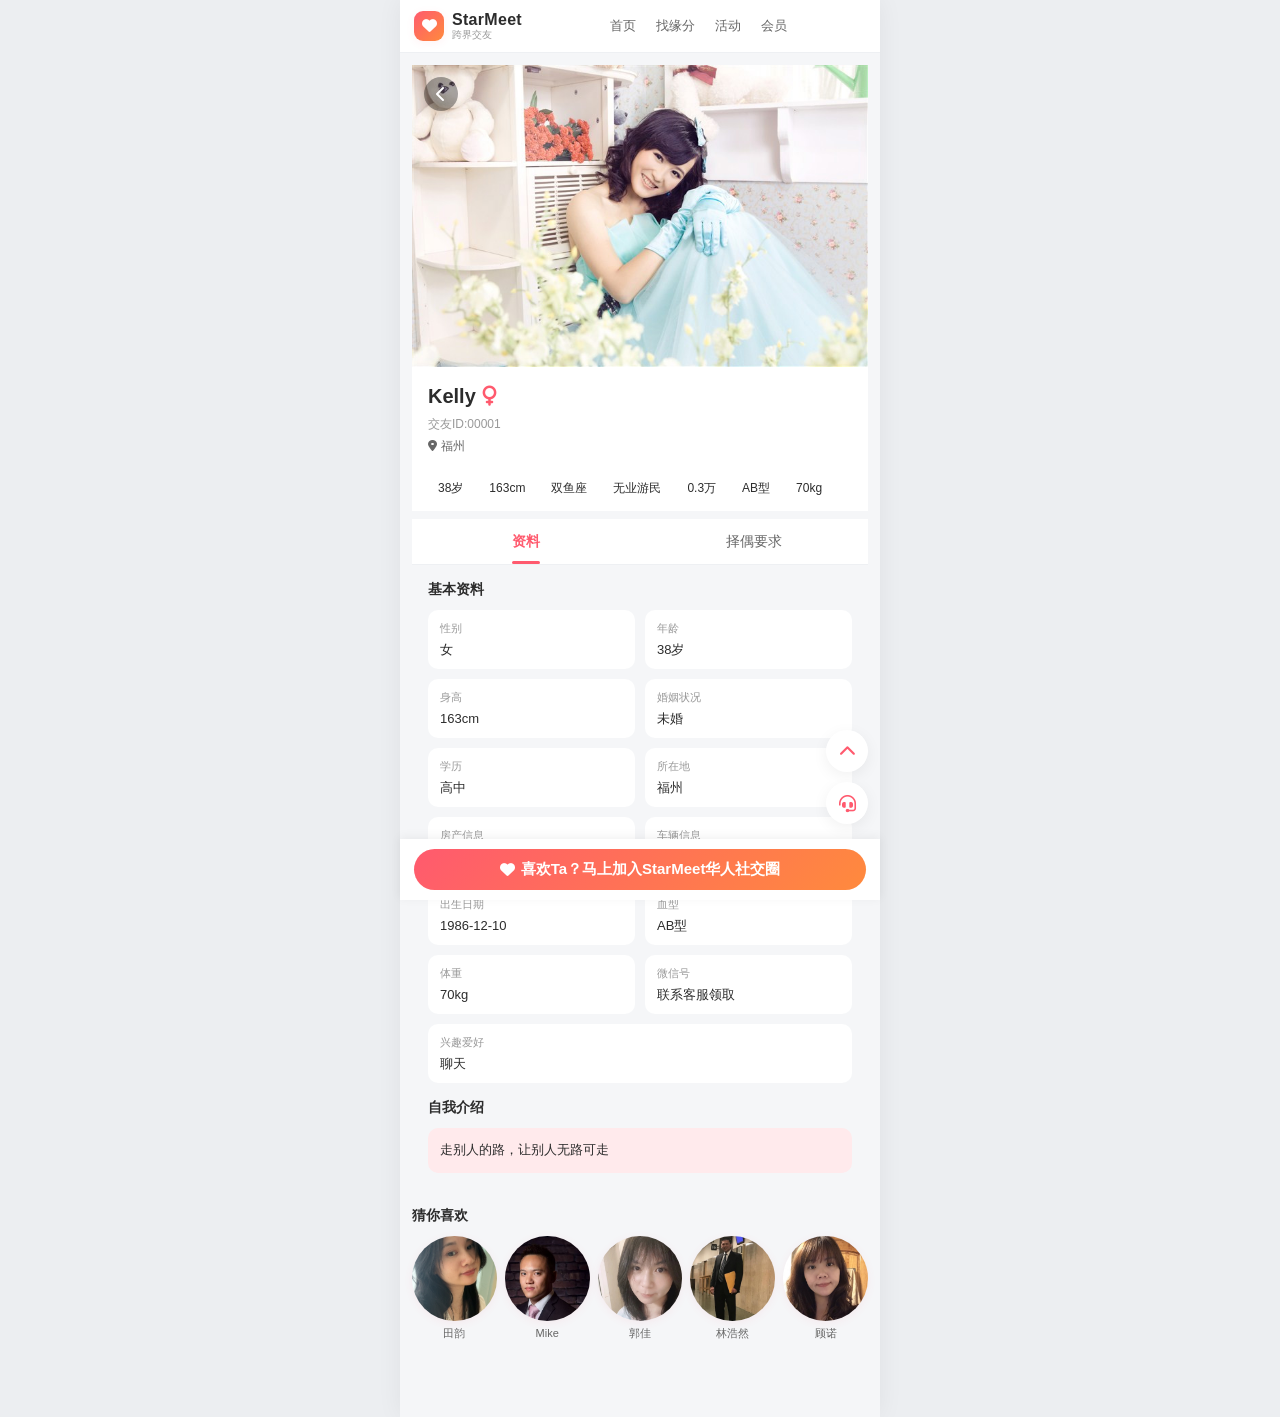
<file: member.html>
<!DOCTYPE html>
<html lang="zh-CN">
<head>
  <meta charset="UTF-8">
  <meta name="viewport" content="width=device-width, initial-scale=1.0, maximum-scale=1.0, user-scalable=no, viewport-fit=cover">
  <meta name="theme-color" content="#ff6b9d">
  <title>会员详情 - StarMeet</title>
  <link rel="stylesheet" href="https://cdnjs.cloudflare.com/ajax/libs/font-awesome/6.4.0/css/all.min.css">
  <link rel="stylesheet" href="assets/css/style.css">
</head>
<body>
  <div id="app">
    <header class="topbar">
      <div class="logo">
        <i class="fas fa-heart"></i>
        <span class="logo-text">
          <span class="site-name">StarMeet</span>
          <span class="site-slogan">跨界交友</span>
        </span>
      </div>
      <nav class="tabs">
        <a class="tab" href="index.html">首页</a>
        <a class="tab" href="match.html">找缘分</a>
        <a class="tab" href="activity.html">活动</a>
        <a class="tab" href="javascript:void(0)" onclick="App.openService()">会员</a>
      </nav>
    </header>

    <main class="content">
      <div class="page active profile-detail-page">
        <!-- 头部大图 -->
        <div class="pdp-header">
          <img id="pdpAvatar" src="" alt="头像">
          <button class="pdp-back-btn" onclick="location.href='match.html'"><i class="fas fa-chevron-left"></i></button>
        </div>

        <!-- 昵称行 -->
        <div class="pdp-name-row">
          <h1 id="pdpName"></h1>
          <span class="pdp-uid" id="pdpUid"></span>
          <span class="pdp-location" id="pdpLocation"></span>
        </div>

        <!-- 标签 -->
        <div class="pdp-tags" id="pdpTags"></div>

        <!-- 选项卡：资料 / 择偶要求 -->
        <div class="pdp-tabs" id="pdpTabs">
          <div class="pdp-tab active" data-tab="basic">资料</div>
          <div class="pdp-tab" data-tab="expect" id="tabExpectBtn">择偶要求</div>
        </div>

        <!-- 资料面板 -->
        <div class="pdp-tab-panel active" id="tabBasic">
          <div class="pdp-section">
            <div class="pds-title">基本资料</div>
            <div class="pds-grid" id="pdsGrid"></div>
          </div>

          <div class="pdp-section" style="margin-top:14px;">
            <div class="pds-title">自我介绍</div>
            <div id="pdpIntro" style="background:var(--primary-light);padding:12px;border-radius:10px;font-size:13px;line-height:1.6;color:var(--text);"></div>
          </div>
        </div>

        <!-- 择偶要求面板 -->
        <div class="pdp-tab-panel" id="tabExpect"></div>

        <!-- 猜你喜欢（始终显示） -->
        <div class="pdp-suggest">
          <div class="psug-header"><div class="psug-title">猜你喜欢</div></div>
          <div class="psug-list" id="psugList"></div>
        </div>
      </div>
    </main>

    <!-- 底部操作栏 -->
    <div class="pdp-bottom-bar">
      <button class="pdb-contact-btn" onclick="App.openService()">
        <i class="fas fa-heart"></i> 喜欢Ta？马上加入StarMeet华人社交圈
      </button>
    </div>

    <div class="fab-container">
      <a class="fab-btn" onclick="window.scrollTo({top:0,behavior:'smooth'})"><i class="fas fa-chevron-up"></i></a>
      <a class="fab-btn" onclick="App.openService()"><i class="fas fa-headset"></i></a>
    </div>

    <!-- 客服弹窗 -->
    <div class="modal-mask" id="serviceModal" onclick="if(event.target===this)App.closeService()">
      <div class="service-card">
        <button class="modal-close" onclick="App.closeService()"><i class="fas fa-times"></i></button>
        <div class="service-head"><i class="fas fa-headset"></i><span id="serviceNameVal">StarMeet 客服小助手</span></div>
        <div class="service-qr"><img id="serviceQrImg" src="" alt="客服微信二维码"></div>
        <div class="service-tip">长按二维码识别，或添加下方微信号</div>
        <div class="service-wechat" onclick="App.copyWechat()" title="点击复制">
          <span class="wx-label">微信号</span>
          <span class="wx-id" id="serviceWechatVal">starmeet_vip</span>
          <i class="fas fa-copy"></i>
        </div>
        <div class="service-copy-hint">点击上方微信号即可复制</div>
      </div>
    </div>

    <div id="toast" class="toast"></div>
  </div>

  <script src="assets/js/female-test-data.js"></script>
  <script src="assets/js/main.js"></script>
</body>
</html>
</file>
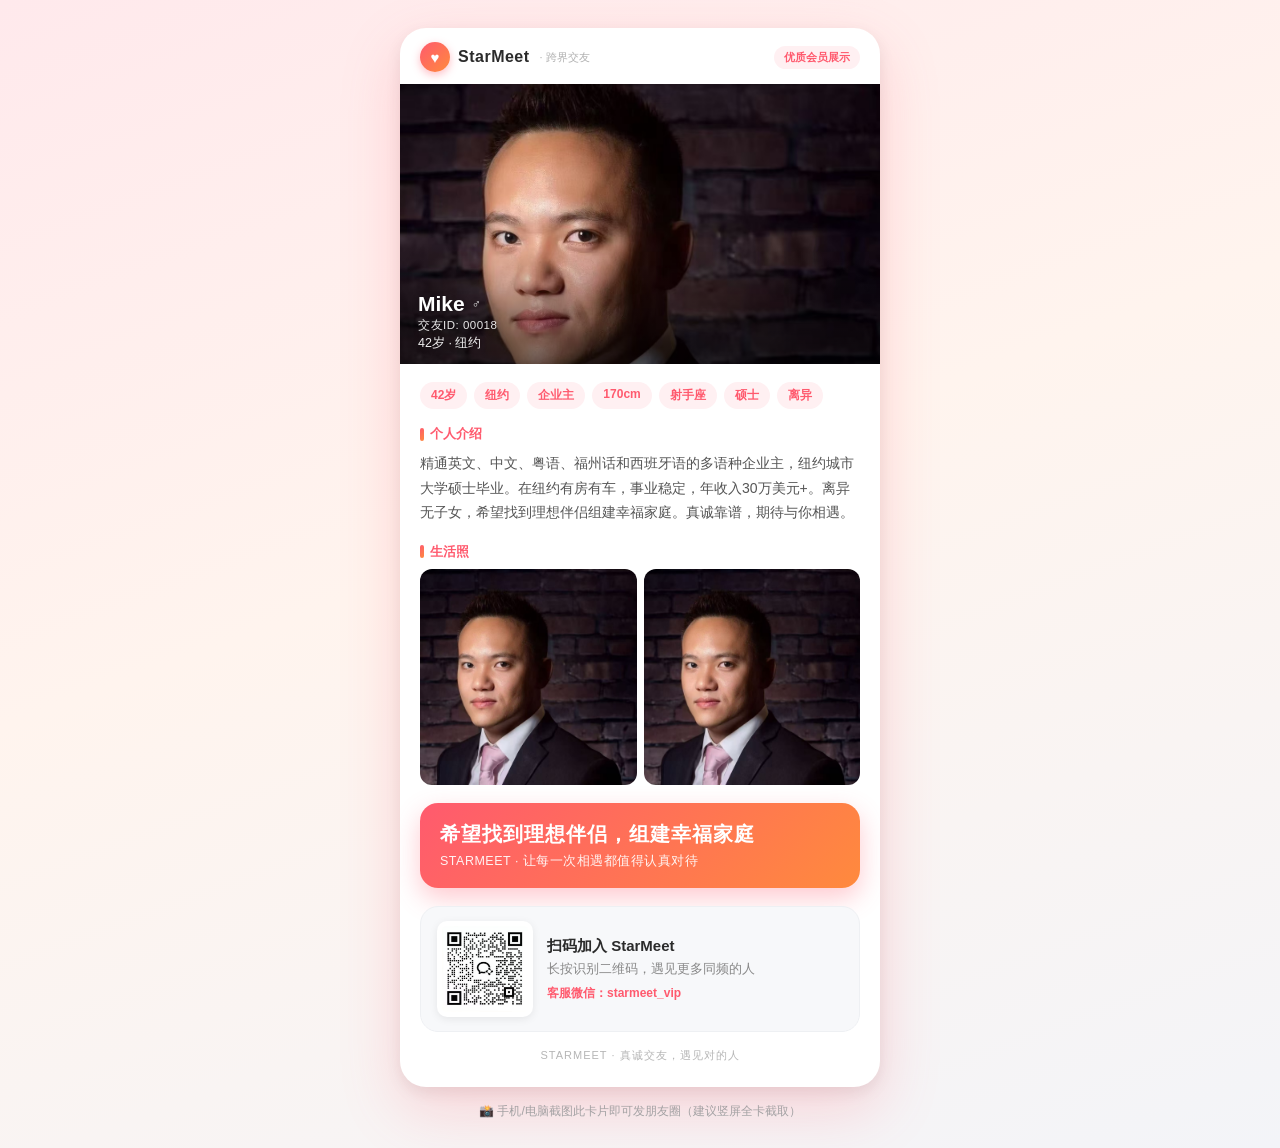
<file: mike-card.html>
<!DOCTYPE html>
<html lang="zh-CN">
<head>
<meta charset="UTF-8">
<meta name="viewport" content="width=device-width, initial-scale=1.0">
<title>Mike · StarMeet 个人资料卡</title>
<style>
  * { margin:0; padding:0; box-sizing:border-box; }
  body {
    background:linear-gradient(160deg,#ffe9ec 0%,#fff4ee 45%,#f3f4f8 100%);
    min-height:100vh; display:flex; flex-direction:column; align-items:center;
    justify-content:flex-start; padding:28px 12px;
    font-family:-apple-system,BlinkMacSystemFont,'Segoe UI','PingFang SC','Hiragino Sans GB','Microsoft YaHei',sans-serif;
  }

  /* ===== 卡片本体 ===== */
  .card {
    width:480px; background:#fff; border-radius:26px; overflow:hidden;
    box-shadow:0 22px 60px rgba(255,90,110,.22), 0 6px 16px rgba(0,0,0,.08);
    position:relative;
  }

  /* 顶部品牌条 */
  .brandbar {
    display:flex; align-items:center; gap:8px; padding:14px 20px 12px;
  }
  .brand-logo {
    width:30px; height:30px; border-radius:50%;
    background:linear-gradient(135deg,#ff5a6e,#ff8a3d);
    display:flex; align-items:center; justify-content:center; color:#fff; font-size:15px;
    box-shadow:0 3px 8px rgba(255,90,110,.4);
  }
  .brand-name { font-weight:800; font-size:16px; color:#2b2b2b; letter-spacing:.5px; }
  .brand-sub { font-size:11px; color:#b0b0b0; margin-left:2px; }
  .brand-tip {
    margin-left:auto; font-size:11px; color:#ff5a6e; background:#fff0f2;
    padding:4px 10px; border-radius:20px; font-weight:600;
  }

  /* Hero 大图 */
  .hero { position:relative; width:100%; height:280px; background:#f0f1f4; overflow:hidden; }
  .hero img { width:100%; height:100%; object-fit:cover; object-position:center 30%; display:block; }
  .hero-fallback {
    width:100%; height:100%; display:flex; align-items:center; justify-content:center;
    background:linear-gradient(135deg,#ff5a6e,#ff8a3d); color:#fff; font-size:80px; font-weight:800;
  }
  .hero-scrim {
    position:absolute; left:0; right:0; bottom:0; height:120px;
    background:linear-gradient(to top, rgba(0,0,0,.55), rgba(0,0,0,0) 100%);
  }
  .avatar {
    position:absolute; left:18px; bottom:-28px; width:60px; height:60px; border-radius:50%;
    border:3px solid #fff; object-fit:cover; background:#eee; box-shadow:0 3px 10px rgba(0,0,0,.18);
  }
  .nameplate { position:absolute; left:18px; bottom:12px; color:#fff; text-shadow:0 1px 6px rgba(0,0,0,.4); }
  .nameplate .nm { font-size:21px; font-weight:800; display:flex; align-items:center; gap:7px; }
  .nameplate .gen { font-size:12px; }
  .nameplate .uid { font-size:11.5px; opacity:.9; margin-top:2px; letter-spacing:.5px; }
  .nameplate .sub { font-size:12.5px; opacity:.92; margin-top:2px; }

  /* 内容区 */
  .body { padding:18px 20px 20px; }

  .tags { display:flex; flex-wrap:wrap; gap:7px; margin-bottom:16px; }
  .tag {
    background:#fff0f2; color:#ff5a6e; font-size:12px; font-weight:600;
    padding:5px 11px; border-radius:20px;
  }
  .tag.soft { background:#f4f5f7; color:#7a7f88; }

  .sec-title {
    font-size:13px; font-weight:700; color:#ff5a6e; margin:4px 0 8px;
    display:flex; align-items:center; gap:6px;
  }
  .sec-title::before { content:''; width:4px; height:13px; border-radius:3px; background:linear-gradient(135deg,#ff5a6e,#ff8a3d); }
  .intro { font-size:14px; line-height:1.75; color:#555; margin-bottom:18px; }

  /* 生活照网格 */
  .photos { display:grid; grid-template-columns:repeat(3,1fr); gap:7px; margin-bottom:18px; }
  .photos img { width:100%; aspect-ratio:1/1; object-fit:cover; border-radius:12px; background:#eee; display:block; }
  .photo-fill {
    aspect-ratio:1/1; border-radius:12px; display:flex; flex-direction:column;
    align-items:center; justify-content:center; gap:4px; color:#fff; font-size:11px; text-align:center;
    background:linear-gradient(135deg,#ff5a6e,#ff8a3d); opacity:.92;
  }
  .photo-fill i { font-size:20px; }

  /* Slogan 横幅 */
  .slogan {
    background:linear-gradient(135deg,#ff5a6e 0%,#ff8a3d 100%);
    border-radius:18px; padding:18px 20px; color:#fff; margin-bottom:18px;
    box-shadow:0 10px 26px rgba(255,90,110,.32);
  }
  .slogan .big { font-size:20px; font-weight:800; letter-spacing:1px; line-height:1.3; }
  .slogan .small { font-size:12.5px; opacity:.92; margin-top:6px; letter-spacing:.5px; }

  /* 底部二维码 */
  .qrbox {
    display:flex; align-items:center; gap:14px; background:#f7f8fa; border-radius:18px;
    padding:14px 16px; border:1px solid #eef0f3;
  }
  .qrbox img { width:96px; height:96px; border-radius:10px; background:#fff; padding:5px; box-shadow:0 2px 8px rgba(0,0,0,.08); }
  .qr-text .t1 { font-size:15px; font-weight:800; color:#2b2b2b; }
  .qr-text .t2 { font-size:12.5px; color:#888; margin-top:5px; }
  .qr-text .t3 { font-size:12px; color:#ff5a6e; font-weight:600; margin-top:7px; }

  .footer {
    text-align:center; font-size:11px; color:#b6b6b6; padding:16px 0 4px; letter-spacing:1px;
  }

  .hint { color:#9aa; font-size:12px; margin-top:16px; text-align:center; }

  /* 导出模式：隐藏提示、收紧留白，便于整页截图 */
  body.export { padding:24px 20px; min-height:0; }
  body.export .hint { display:none; }
</style>
</head>
<body>

<div class="card" id="card">
  <div class="brandbar">
    <div class="brand-logo">♥</div>
    <div class="brand-name">StarMeet</div>
    <div class="brand-sub">· 跨界交友</div>
    <div class="brand-tip">优质会员展示</div>
  </div>

  <div class="hero">
    <img id="heroImg" alt="">
    <div class="hero-scrim"></div>
    <img class="avatar" id="avatarImg" alt="" style="display:none;">
    <div class="nameplate">
      <div class="nm"><span id="pName">—</span><span class="gen" id="pGen"></span></div>
      <div class="uid" id="pUid">—</div>
      <div class="sub" id="pSub">—</div>
    </div>
  </div>

  <div class="body">
    <div class="tags" id="tags"></div>

    <div class="sec-title">个人介绍</div>
    <div class="intro" id="intro">—</div>

    <div class="sec-title" id="secPhotos">生活照</div>
    <div class="photos" id="photos"></div>

    <div class="slogan">
      <div class="big" id="sloganBig">希望找到理想伴侣，组建幸福家庭</div>
      <div class="small" id="sloganSmall">STARMEET · 让每一次相遇都值得认真对待</div>
    </div>

    <div class="qrbox">
      <img id="qrImg" src="assets/images/service-qr.png" alt="平台二维码">
      <div class="qr-text">
        <div class="t1">扫码加入 StarMeet</div>
        <div class="t2">长按识别二维码，遇见更多同频的人</div>
        <div class="t3" id="qrWechat">客服微信：starmeet_vip</div>
      </div>
    </div>

    <div class="footer">STARMEET · 真诚交友，遇见对的人</div>
  </div>
</div>

<div class="hint">📸 手机/电脑截图此卡片即可发朋友圈（建议竖屏全卡截取）</div>

<!-- 复用站点会员数据 -->
<script src="assets/js/main.js"></script>
<script>
  (function () {
    var params = new URLSearchParams(location.search);
    var id = params.get('id') || '00018';
    var slogan = params.get('slogan');
    if (params.get('export') === '1') document.body.classList.add('export');

    var M = window.MEMBERS;
    // 等待 main.js 把数据挂上（DOMContentLoaded 后才构建）
    function render() {
      var m = (window.resolveMember && window.resolveMember(id)) || (M && (M[id] || M['17'] || M['1']));
      if (!m) { document.getElementById('pName').textContent = '暂无数据'; return; }

      // Hero 大图：优先详情页配图（玩具狗合影等生活照），其次头像
      var heroSrc = m.detailPhoto || m.photo;
      var hero = document.getElementById('heroImg');
      if (heroSrc) {
        hero.src = heroSrc;
        hero.onerror = function () {
          this.style.display = 'none';
          var fb = document.createElement('div');
          fb.className = 'hero-fallback';
          fb.textContent = m.name.charAt(0);
          this.parentNode.insertBefore(fb, this);
        };
      } else {
        var fb = document.createElement('div');
        fb.className = 'hero-fallback';
        fb.textContent = m.name.charAt(0);
        hero.parentNode.appendChild(fb);
        hero.style.display = 'none';
      }

      // 头像（按需求隐藏，只保留主图）
      document.getElementById('avatarImg').style.display = 'none';

      // 姓名 + 性别 + 交友ID
      document.getElementById('pName').textContent = m.name;
      document.getElementById('pGen').textContent = m.gender === '女' ? '♀' : '♂';
      document.getElementById('pUid').textContent = m.uid ? '交友ID: ' + m.uid : '';
      document.getElementById('pSub').textContent = (m.age ? m.age + '岁' : '') + (m.city ? ' · ' + m.city : '');

      // 标签
      var tagList = [];
      if (m.age) tagList.push(m.age + '岁');
      if (m.city) tagList.push(m.city);
      if (m.job) tagList.push(m.job);
      if (m.height) tagList.push(m.height + 'cm');
      if (m.zodiac) tagList.push(m.zodiac);
      if (m.education) tagList.push(m.education);
      if (m.marriage) tagList.push(m.marriage);
      var tagsBox = document.getElementById('tags');
      tagList.forEach(function (t) {
        var s = document.createElement('span');
        s.className = 'tag';
        s.textContent = t;
        tagsBox.appendChild(s);
      });

      // 介绍
      document.getElementById('intro').textContent = m.intro || '这个人很神秘，等你来认识～';

      // 生活照网格：只有 1 张照片时，同一张显示 2 张（避免区块空缺或撑满）；最多 3 张
      var photoSet = {};
      var uniquePhotos = [];
      [m.photo, m.detailPhoto].forEach(function (p) {
        if (p && !photoSet[p]) { photoSet[p] = 1; uniquePhotos.push(p); }
      });
      var displayPhotos = [];
      if (uniquePhotos.length === 0) {
        displayPhotos = [];
      } else if (uniquePhotos.length === 1) {
        displayPhotos = [uniquePhotos[0], uniquePhotos[0]]; // 仅 1 张 → 同张显示 2 张
      } else {
        displayPhotos = uniquePhotos.slice(0, 3);
      }
      var secPhotos = document.getElementById('secPhotos');
      var grid = document.getElementById('photos');
      if (displayPhotos.length === 0) {
        if (secPhotos) secPhotos.style.display = 'none';
        if (grid) grid.style.display = 'none';
      } else {
        grid.style.gridTemplateColumns = 'repeat(' + Math.min(displayPhotos.length, 3) + ', 1fr)';
        displayPhotos.forEach(function (src) {
          var im = document.createElement('img');
          im.src = src;
          im.onerror = function () { this.style.visibility = 'hidden'; };
          grid.appendChild(im);
        });
      }

      // Slogan
      if (slogan) document.getElementById('sloganBig').textContent = slogan;
    }

    // main.js 在 DOMContentLoaded 内构建数据，确保已挂载
    if (window.MEMBERS && Object.keys(window.MEMBERS).length) {
      render();
    } else {
      document.addEventListener('DOMContentLoaded', function () { setTimeout(render, 0); });
      // 兜底：部分浏览器 DOMContentLoaded 已触发
      setTimeout(function () { if (window.MEMBERS) render(); }, 60);
    }

    document.title = (window.resolveMember && window.resolveMember(id)) ? (window.resolveMember(id)).name + ' · StarMeet' : 'StarMeet 资料卡';
  })();
</script>
</body>
</html>
</file>
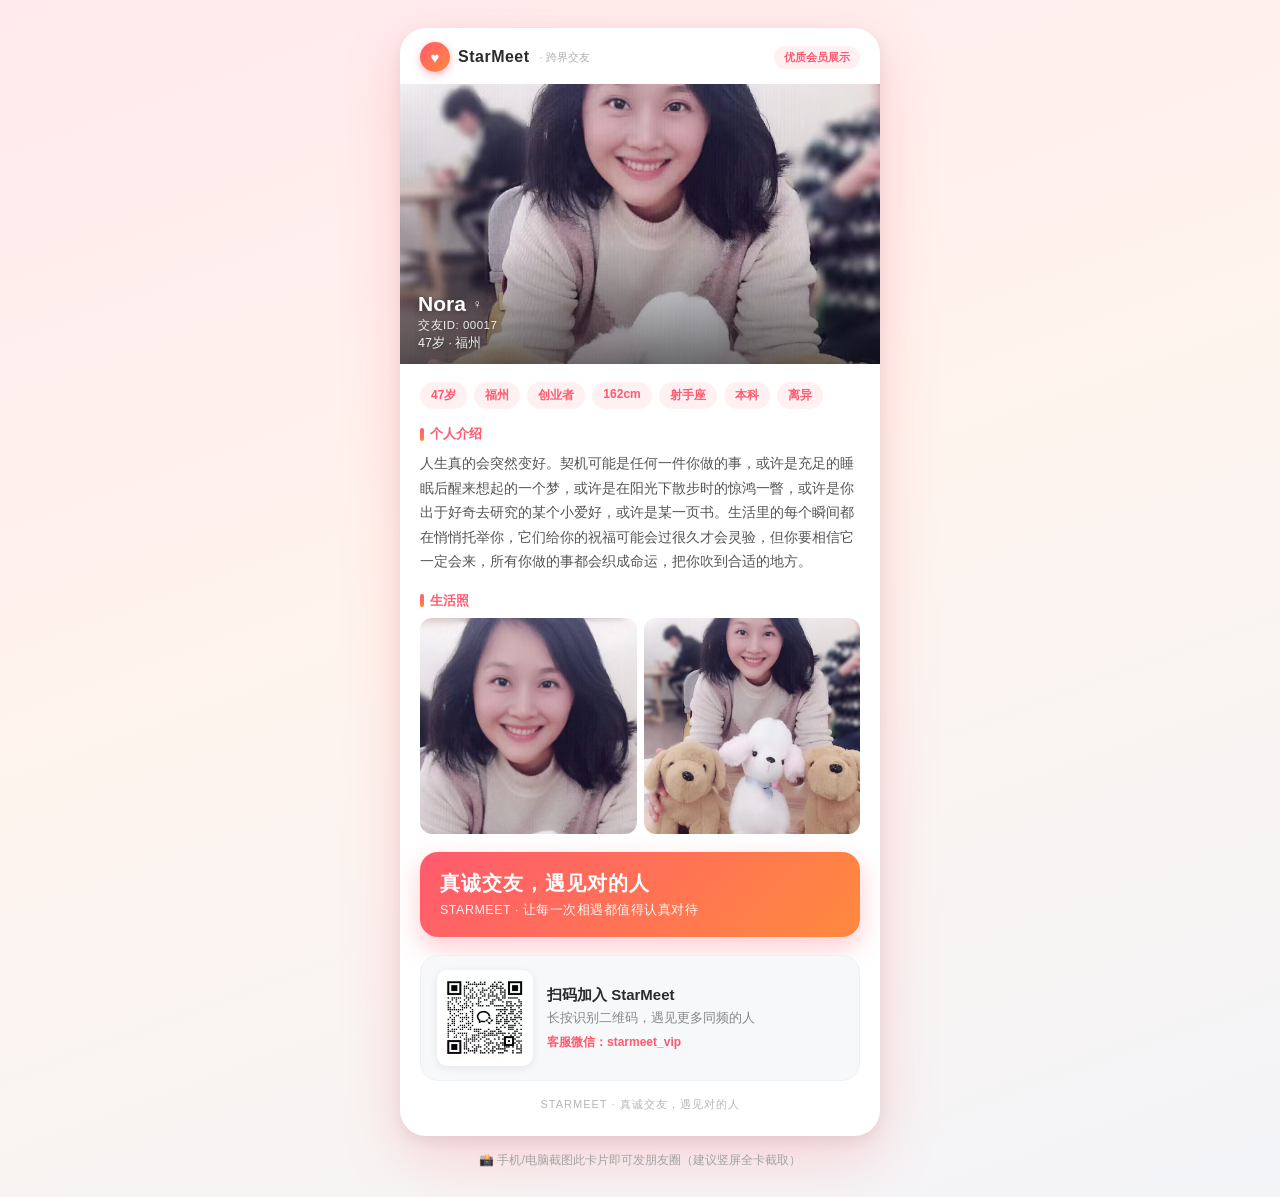
<file: profile-card.html>
<!DOCTYPE html>
<html lang="zh-CN">
<head>
<meta charset="UTF-8">
<meta name="viewport" content="width=device-width, initial-scale=1.0">
<title>StarMeet 个人资料卡</title>
<style>
  * { margin:0; padding:0; box-sizing:border-box; }
  body {
    background:linear-gradient(160deg,#ffe9ec 0%,#fff4ee 45%,#f3f4f8 100%);
    min-height:100vh; display:flex; flex-direction:column; align-items:center;
    justify-content:flex-start; padding:28px 12px;
    font-family:-apple-system,BlinkMacSystemFont,'Segoe UI','PingFang SC','Hiragino Sans GB','Microsoft YaHei',sans-serif;
  }

  /* ===== 卡片本体 ===== */
  .card {
    width:480px; background:#fff; border-radius:26px; overflow:hidden;
    box-shadow:0 22px 60px rgba(255,90,110,.22), 0 6px 16px rgba(0,0,0,.08);
    position:relative;
  }

  /* 顶部品牌条 */
  .brandbar {
    display:flex; align-items:center; gap:8px; padding:14px 20px 12px;
  }
  .brand-logo {
    width:30px; height:30px; border-radius:50%;
    background:linear-gradient(135deg,#ff5a6e,#ff8a3d);
    display:flex; align-items:center; justify-content:center; color:#fff; font-size:15px;
    box-shadow:0 3px 8px rgba(255,90,110,.4);
  }
  .brand-name { font-weight:800; font-size:16px; color:#2b2b2b; letter-spacing:.5px; }
  .brand-sub { font-size:11px; color:#b0b0b0; margin-left:2px; }
  .brand-tip {
    margin-left:auto; font-size:11px; color:#ff5a6e; background:#fff0f2;
    padding:4px 10px; border-radius:20px; font-weight:600;
  }

  /* Hero 大图 */
  .hero { position:relative; width:100%; height:280px; background:#f0f1f4; overflow:hidden; }
  .hero img { width:100%; height:100%; object-fit:cover; object-position:center 30%; display:block; }
  .hero-fallback {
    width:100%; height:100%; display:flex; align-items:center; justify-content:center;
    background:linear-gradient(135deg,#ff5a6e,#ff8a3d); color:#fff; font-size:80px; font-weight:800;
  }
  .hero-scrim {
    position:absolute; left:0; right:0; bottom:0; height:120px;
    background:linear-gradient(to top, rgba(0,0,0,.55), rgba(0,0,0,0) 100%);
  }
  .avatar {
    position:absolute; left:18px; bottom:-28px; width:60px; height:60px; border-radius:50%;
    border:3px solid #fff; object-fit:cover; background:#eee; box-shadow:0 3px 10px rgba(0,0,0,.18);
  }
  .nameplate { position:absolute; left:18px; bottom:12px; color:#fff; text-shadow:0 1px 6px rgba(0,0,0,.4); }
  .nameplate .nm { font-size:21px; font-weight:800; display:flex; align-items:center; gap:7px; }
  .nameplate .gen { font-size:12px; }
  .nameplate .uid { font-size:11.5px; opacity:.9; margin-top:2px; letter-spacing:.5px; }
  .nameplate .sub { font-size:12.5px; opacity:.92; margin-top:2px; }

  /* 内容区 */
  .body { padding:18px 20px 20px; }

  .tags { display:flex; flex-wrap:wrap; gap:7px; margin-bottom:16px; }
  .tag {
    background:#fff0f2; color:#ff5a6e; font-size:12px; font-weight:600;
    padding:5px 11px; border-radius:20px;
  }
  .tag.soft { background:#f4f5f7; color:#7a7f88; }

  .sec-title {
    font-size:13px; font-weight:700; color:#ff5a6e; margin:4px 0 8px;
    display:flex; align-items:center; gap:6px;
  }
  .sec-title::before { content:''; width:4px; height:13px; border-radius:3px; background:linear-gradient(135deg,#ff5a6e,#ff8a3d); }
  .intro { font-size:14px; line-height:1.75; color:#555; margin-bottom:18px; }

  /* 生活照网格 */
  .photos { display:grid; grid-template-columns:repeat(3,1fr); gap:7px; margin-bottom:18px; }
  .photos img { width:100%; aspect-ratio:1/1; object-fit:cover; border-radius:12px; background:#eee; display:block; }
  .photo-fill {
    aspect-ratio:1/1; border-radius:12px; display:flex; flex-direction:column;
    align-items:center; justify-content:center; gap:4px; color:#fff; font-size:11px; text-align:center;
    background:linear-gradient(135deg,#ff5a6e,#ff8a3d); opacity:.92;
  }
  .photo-fill i { font-size:20px; }

  /* Slogan 横幅 */
  .slogan {
    background:linear-gradient(135deg,#ff5a6e 0%,#ff8a3d 100%);
    border-radius:18px; padding:18px 20px; color:#fff; margin-bottom:18px;
    box-shadow:0 10px 26px rgba(255,90,110,.32);
  }
  .slogan .big { font-size:20px; font-weight:800; letter-spacing:1px; line-height:1.3; }
  .slogan .small { font-size:12.5px; opacity:.92; margin-top:6px; letter-spacing:.5px; }

  /* 底部二维码 */
  .qrbox {
    display:flex; align-items:center; gap:14px; background:#f7f8fa; border-radius:18px;
    padding:14px 16px; border:1px solid #eef0f3;
  }
  .qrbox img { width:96px; height:96px; border-radius:10px; background:#fff; padding:5px; box-shadow:0 2px 8px rgba(0,0,0,.08); }
  .qr-text .t1 { font-size:15px; font-weight:800; color:#2b2b2b; }
  .qr-text .t2 { font-size:12.5px; color:#888; margin-top:5px; }
  .qr-text .t3 { font-size:12px; color:#ff5a6e; font-weight:600; margin-top:7px; }

  .footer {
    text-align:center; font-size:11px; color:#b6b6b6; padding:16px 0 4px; letter-spacing:1px;
  }

  .hint { color:#9aa; font-size:12px; margin-top:16px; text-align:center; }

  /* 导出模式：隐藏提示、收紧留白，便于整页截图 */
  body.export { padding:24px 20px; min-height:0; }
  body.export .hint { display:none; }
</style>
</head>
<body>

<div class="card" id="card">
  <div class="brandbar">
    <div class="brand-logo">♥</div>
    <div class="brand-name">StarMeet</div>
    <div class="brand-sub">· 跨界交友</div>
    <div class="brand-tip">优质会员展示</div>
  </div>

  <div class="hero">
    <img id="heroImg" alt="">
    <div class="hero-scrim"></div>
    <img class="avatar" id="avatarImg" alt="" style="display:none;">
    <div class="nameplate">
      <div class="nm"><span id="pName">—</span><span class="gen" id="pGen"></span></div>
      <div class="uid" id="pUid">—</div>
      <div class="sub" id="pSub">—</div>
    </div>
  </div>

  <div class="body">
    <div class="tags" id="tags"></div>

    <div class="sec-title">个人介绍</div>
    <div class="intro" id="intro">—</div>

    <div class="sec-title" id="secPhotos">生活照</div>
    <div class="photos" id="photos"></div>

    <div class="slogan">
      <div class="big" id="sloganBig">真诚交友，遇见对的人</div>
      <div class="small" id="sloganSmall">STARMEET · 让每一次相遇都值得认真对待</div>
    </div>

    <div class="qrbox">
      <img id="qrImg" src="assets/images/service-qr.png" alt="平台二维码">
      <div class="qr-text">
        <div class="t1">扫码加入 StarMeet</div>
        <div class="t2">长按识别二维码，遇见更多同频的人</div>
        <div class="t3" id="qrWechat">客服微信：starmeet_vip</div>
      </div>
    </div>

    <div class="footer">STARMEET · 真诚交友，遇见对的人</div>
  </div>
</div>

<div class="hint">📸 手机/电脑截图此卡片即可发朋友圈（建议竖屏全卡截取）</div>

<!-- 复用站点会员数据 -->
<script src="assets/js/main.js"></script>
<script>
  (function () {
    var params = new URLSearchParams(location.search);
    var id = params.get('id') || '17';
    var slogan = params.get('slogan');
    if (params.get('export') === '1') document.body.classList.add('export');

    var M = window.MEMBERS;
    // 等待 main.js 把数据挂上（DOMContentLoaded 后才构建）
    function render() {
      var m = (window.resolveMember && window.resolveMember(id)) || (M && (M[id] || M['17'] || M['1']));
      if (!m) { document.getElementById('pName').textContent = '暂无数据'; return; }

      // Hero 大图：优先详情页配图（玩具狗合影等生活照），其次头像
      var heroSrc = m.detailPhoto || m.photo;
      var hero = document.getElementById('heroImg');
      if (heroSrc) {
        hero.src = heroSrc;
        hero.onerror = function () {
          this.style.display = 'none';
          var fb = document.createElement('div');
          fb.className = 'hero-fallback';
          fb.textContent = m.name.charAt(0);
          this.parentNode.insertBefore(fb, this);
        };
      } else {
        var fb = document.createElement('div');
        fb.className = 'hero-fallback';
        fb.textContent = m.name.charAt(0);
        hero.parentNode.appendChild(fb);
        hero.style.display = 'none';
      }

      // 头像（按需求隐藏，只保留主图）
      document.getElementById('avatarImg').style.display = 'none';

      // 姓名 + 性别 + 交友ID
      document.getElementById('pName').textContent = m.name;
      document.getElementById('pGen').textContent = m.gender === '女' ? '♀' : '♂';
      document.getElementById('pUid').textContent = m.uid ? '交友ID: ' + m.uid : '';
      document.getElementById('pSub').textContent = (m.age ? m.age + '岁' : '') + (m.city ? ' · ' + m.city : '');

      // 标签
      var tagList = [];
      if (m.age) tagList.push(m.age + '岁');
      if (m.city) tagList.push(m.city);
      if (m.job) tagList.push(m.job);
      if (m.height) tagList.push(m.height + 'cm');
      if (m.zodiac) tagList.push(m.zodiac);
      if (m.education) tagList.push(m.education);
      if (m.marriage) tagList.push(m.marriage);
      var tagsBox = document.getElementById('tags');
      tagList.forEach(function (t) {
        var s = document.createElement('span');
        s.className = 'tag';
        s.textContent = t;
        tagsBox.appendChild(s);
      });

      // 介绍
      document.getElementById('intro').textContent = m.intro || '这个人很神秘，等你来认识～';

      // 生活照网格：只有 1 张照片时，同一张显示 2 张（避免区块空缺或撑满）；最多 3 张
      var photoSet = {};
      var uniquePhotos = [];
      [m.photo, m.detailPhoto].forEach(function (p) {
        if (p && !photoSet[p]) { photoSet[p] = 1; uniquePhotos.push(p); }
      });
      var displayPhotos = [];
      if (uniquePhotos.length === 0) {
        displayPhotos = [];
      } else if (uniquePhotos.length === 1) {
        displayPhotos = [uniquePhotos[0], uniquePhotos[0]]; // 仅 1 张 → 同张显示 2 张
      } else {
        displayPhotos = uniquePhotos.slice(0, 3);
      }
      var secPhotos = document.getElementById('secPhotos');
      var grid = document.getElementById('photos');
      if (displayPhotos.length === 0) {
        if (secPhotos) secPhotos.style.display = 'none';
        if (grid) grid.style.display = 'none';
      } else {
        grid.style.gridTemplateColumns = 'repeat(' + Math.min(displayPhotos.length, 3) + ', 1fr)';
        displayPhotos.forEach(function (src) {
          var im = document.createElement('img');
          im.src = src;
          im.onerror = function () { this.style.visibility = 'hidden'; };
          grid.appendChild(im);
        });
      }

      // Slogan
      if (slogan) document.getElementById('sloganBig').textContent = slogan;
    }

    // main.js 在 DOMContentLoaded 内构建数据，确保已挂载
    if (window.MEMBERS && Object.keys(window.MEMBERS).length) {
      render();
    } else {
      document.addEventListener('DOMContentLoaded', function () { setTimeout(render, 0); });
      // 兜底：部分浏览器 DOMContentLoaded 已触发
      setTimeout(function () { if (window.MEMBERS) render(); }, 60);
    }

    document.title = (window.MEMBERS && (window.MEMBERS[id] || window.MEMBERS['17'])) ? (window.MEMBERS[id] || window.MEMBERS['17']).name + ' · StarMeet' : 'StarMeet 资料卡';
  })();
</script>
</body>
</html>
</file>
<file: assets/css/style.css>
/* ===========================================================
   StarMeet 静态模仿站 — 共享样式
   设计系统取自 http://111.231.8.205 (StarMeet-跨界交友)
   =========================================================== */

:root {
  --primary: #ff5a6e;
  --primary-light: #ffeaec;
  --primary-dark: #e54e52;
  --gold: #f6c453;
  --green: #4cd964;
  --bg: #f5f6f8;
  --card-bg: #ffffff;
  --text: #2c2c2c;
  --text-2: #666;
  --text-3: #999;
  --border: #eef0f3;
  --shadow-sm: 0 2px 8px rgba(255, 90, 110, 0.08);
  --shadow-md: 0 4px 16px rgba(0, 0, 0, 0.06);
  --shadow-lg: 0 8px 24px rgba(255, 90, 110, 0.12);
  --gradient-primary: linear-gradient(135deg, #ff5a6e 0%, #ff8a3d 100%);
  --gradient-cool: linear-gradient(135deg, #722ed1 0%, #b37feb 100%);
  --safe-bottom: env(safe-area-inset-bottom);
  --app-max: 480px;
}

* { box-sizing: border-box; -webkit-tap-highlight-color: transparent; }

html, body { margin: 0; padding: 0; }

body {
  font-family: -apple-system, BlinkMacSystemFont, "PingFang SC", "Helvetica Neue", "Microsoft YaHei", sans-serif;
  background: #eceef1;
  color: var(--text);
  font-size: 14px;
  -webkit-font-smoothing: antialiased;
  line-height: 1.5;
}

a { text-decoration: none; color: inherit; }
img { display: block; max-width: 100%; }
button { font-family: inherit; cursor: pointer; }

/* 居中手机列（H5 风格） */
#app {
  max-width: var(--app-max);
  margin: 0 auto;
  background: var(--bg);
  min-height: 100vh;
  position: relative;
  box-shadow: 0 0 24px rgba(0, 0, 0, 0.06);
  overflow: hidden;
}

/* ===================== 顶部导航 ===================== */
.topbar {
  position: sticky;
  top: 0;
  z-index: 100;
  display: flex;
  align-items: center;
  gap: 10px;
  padding: 10px 14px;
  background: #fff;
  border-bottom: 1px solid var(--border);
}
.topbar .logo { display: flex; align-items: center; gap: 8px; flex-shrink: 0; }
.topbar .logo .fa-heart {
  color: #fff;
  background: var(--gradient-primary);
  width: 30px; height: 30px;
  border-radius: 9px;
  display: flex; align-items: center; justify-content: center;
  font-size: 15px;
  box-shadow: var(--shadow-sm);
}
.logo-text { display: flex; flex-direction: column; line-height: 1.1; }
.logo-text .site-name { font-weight: 700; font-size: 16px; color: var(--text); letter-spacing: .3px; }
.logo-text .site-slogan { font-size: 10px; color: var(--text-3); }

.topbar .tabs { display: flex; gap: 4px; flex: 1; justify-content: center; overflow-x: auto; }
.topbar .tabs::-webkit-scrollbar { display: none; }
.topbar .tab {
  position: relative;
  padding: 6px 8px;
  font-size: 13px;
  color: var(--text-2);
  white-space: nowrap;
  transition: color .2s;
}
.topbar .tab.active { color: var(--primary); font-weight: 600; }
.topbar .tab.active::after {
  content: "";
  position: absolute;
  left: 50%; transform: translateX(-50%);
  bottom: -2px;
  width: 20px; height: 2px;
  background: var(--primary);
  border-radius: 2px;
}
.topbar-right { flex-shrink: 0; }
.link-btn {
  color: var(--primary);
  font-size: 13px;
  padding: 4px 10px;
  border-radius: 14px;
  background: var(--primary-light);
}

/* ===================== 安全提示 ===================== */
.safety-tip {
  background: #fff7e6;
  color: #ad6800;
  font-size: 12px;
  padding: 7px 14px;
  display: flex;
  align-items: center;
  gap: 6px;
  border-bottom: 1px solid #ffe7ba;
}

/* ===================== 内容区 ===================== */
.content {
  padding: 12px 12px calc(64px + var(--safe-bottom) + 12px);
  min-height: 60vh;
}
.page { animation: fadeIn .25s ease; }
@keyframes fadeIn { from { opacity: 0; transform: translateY(6px); } to { opacity: 1; transform: none; } }

.section-title {
  font-size: 16px;
  font-weight: 700;
  color: var(--text);
  margin: 18px 4px 10px;
  display: flex;
  align-items: center;
  justify-content: space-between;
}
.section-title .more { color: var(--text-3); font-size: 12px; font-weight: normal; }
.section-title-row { display: flex; align-items: center; gap: 8px; }

/* ===================== 轮播 banner ===================== */
.banner-carousel {
  position: relative;
  border-radius: 14px;
  overflow: hidden;
  box-shadow: var(--shadow-sm);
}
.banner-track { display: flex; transition: transform .4s ease; }
.banner-slide {
  position: relative;
  flex: 0 0 100%;
  height: 160px;
  display: flex;
  align-items: flex-end;
  color: #fff;
}
.banner-mask {
  position: absolute; inset: 0;
  background: linear-gradient(180deg, rgba(0,0,0,.05) 0%, rgba(0,0,0,.45) 100%);
}
.banner-content { position: relative; padding: 16px 18px; z-index: 1; }
.banner-content h2 { margin: 0 0 4px; font-size: 20px; font-weight: 700; text-shadow: 0 1px 3px rgba(0,0,0,.25); }
.banner-content p { margin: 0; font-size: 13px; opacity: .95; text-shadow: 0 1px 3px rgba(0,0,0,.25); }
.banner-cta {
  margin-top: 10px;
  display: inline-block;
  background: #fff;
  color: var(--primary);
  padding: 5px 14px;
  border-radius: 16px;
  font-size: 12px;
  font-weight: 600;
}
.banner-dots {
  position: absolute;
  bottom: 8px; right: 12px;
  display: flex; gap: 5px; z-index: 2;
}
.banner-dots .dot {
  width: 6px; height: 6px; border-radius: 50%;
  background: rgba(255,255,255,.5);
  transition: all .3s;
}
.banner-dots .dot.active { background: #fff; width: 14px; border-radius: 3px; }

/* ===================== 快捷入口 ===================== */
.quick-grid {
  display: grid;
  grid-template-columns: repeat(4, 1fr);
  gap: 10px;
  background: #fff;
  border-radius: 14px;
  padding: 14px 8px;
  box-shadow: var(--shadow-sm);
}
.quick-grid .item { text-align: center; cursor: pointer; }
.quick-grid .icon {
  width: 46px; height: 46px;
  margin: 0 auto 6px;
  border-radius: 14px;
  display: flex; align-items: center; justify-content: center;
  font-size: 22px;
  color: #fff;
  background: var(--gradient-primary);
  box-shadow: var(--shadow-sm);
}
.quick-grid .label { font-size: 12px; color: var(--text); font-weight: 500; }
.quick-grid .sub { font-size: 10px; color: var(--text-3); margin-top: 1px; }

/* ===================== 今日之星 ===================== */
.star-row { display: grid; grid-template-columns: repeat(3, 1fr); gap: 10px; }
.star-card {
  background: #fff;
  border-radius: 14px;
  padding: 14px 8px;
  text-align: center;
  box-shadow: var(--shadow-sm);
  cursor: pointer;
  transition: transform .15s;
}
.star-card:active { transform: scale(.97); }
.star-avatar {
  position: relative;
  width: 56px; height: 56px;
  margin: 0 auto 8px;
  border-radius: 50%;
  overflow: hidden;
  border: 2px solid var(--gold);
}
.star-avatar img { width: 100%; height: 100%; object-fit: cover; }
.star-avatar .online-dot {
  position: absolute; right: 2px; bottom: 2px;
  width: 10px; height: 10px; border-radius: 50%;
  background: var(--green); border: 2px solid #fff;
}
.star-name { font-size: 13px; font-weight: 600; color: var(--text); }
.star-meta { font-size: 11px; color: var(--text-3); margin-top: 2px; }
.star-job { font-size: 11px; color: var(--primary); margin-top: 2px; }

/* ===================== 最新嘉宾（左文右图卡片） ===================== */
.member-list { display: flex; flex-direction: column; gap: 10px; }
.member-card {
  display: flex;
  background: #fff;
  border-radius: 14px;
  overflow: hidden;
  box-shadow: var(--shadow-sm);
  cursor: pointer;
  transition: transform .15s;
}
.member-card:active { transform: scale(.99); }
.member-card-photo {
  position: relative;
  width: 110px;
  height: 132px;
  flex-shrink: 0;
}
.member-card-photo img { width: 100%; height: 100%; object-fit: cover; }
.member-card-info { flex: 1; padding: 12px 12px 10px; display: flex; flex-direction: column; }
.member-card-info .row1 .meta-name { font-size: 16px; font-weight: 700; }
.row-birthjob { display: flex; align-items: baseline; gap: 8px; margin: 4px 0; }
.birth-year { font-size: 17px; font-weight: 700; color: var(--primary); }
.job { font-weight: 500; color: var(--primary); font-size: 12px; }
.row2 { display: flex; flex-wrap: wrap; gap: 4px 10px; font-size: 11px; color: var(--text-3); margin-top: 2px; }
.row3 { margin-top: auto; display: flex; align-items: center; justify-content: space-between; padding-top: 8px; }
.apply-btn {
  background: var(--gradient-primary);
  color: #fff; border: none;
  padding: 6px 14px; border-radius: 16px;
  font-size: 12px; font-weight: 600;
}
.apply-btn.liked { background: #fff0f3; color: var(--primary); border: 1px solid var(--primary); }

/* ===================== 交友活动 / 资讯 横滑卡 ===================== */
.activity-list.activity-row {
  display: flex;
  gap: 10px;
  overflow-x: auto;
  padding-bottom: 4px;
  scroll-snap-type: x mandatory;
}
.activity-list.activity-row::-webkit-scrollbar { display: none; }
.activity-list.activity-row { cursor: grab; }
.activity-list.activity-row:active { cursor: grabbing; }
.activity-list.activity-row * { user-select: none; -webkit-user-select: none; }
.activity-card {
  flex: 0 0 230px;
  scroll-snap-align: start;
  background: #fff;
  border-radius: 14px;
  overflow: hidden;
  box-shadow: var(--shadow-sm);
  cursor: pointer;
  display: block;
  text-decoration: none;
  color: inherit;
}
.activity-cover {
  height: 110px;
  position: relative;
  display: flex; align-items: flex-end;
}
.activity-cover-img {
  width: 100%; height: 110px; object-fit: contain;
  display: block;
}
.status-badge {
  position: absolute; top: 8px; left: 8px;
  background: rgba(0,0,0,.55); color: #fff;
  font-size: 10px; padding: 2px 8px; border-radius: 10px;
}
.activity-info { padding: 10px 12px 12px; }
.activity-title { font-size: 14px; font-weight: 600; color: var(--text); }
.activity-countdown { font-size: 12px; color: var(--primary); margin-top: 4px; }
.activity-countdown b { font-weight: 700; }
.activity-place { font-size: 11px; color: var(--text-3); margin-top: 4px; }

.article-card {
  flex: 0 0 200px;
  scroll-snap-align: start;
  background: #fff;
  border-radius: 14px;
  overflow: hidden;
  box-shadow: var(--shadow-sm);
  cursor: pointer;
}
.article-thumb { height: 96px; }
.article-info { padding: 8px 10px 10px; }
.article-title { font-size: 13px; font-weight: 600; color: var(--text); line-height: 1.4;
  display: -webkit-box; -webkit-line-clamp: 2; -webkit-box-orient: vertical; overflow: hidden; }
.article-meta { display: flex; gap: 10px; font-size: 11px; color: var(--text-3); margin-top: 6px; }

/* ===================== 找缘分：用户网格 ===================== */
.filter-bar {
  display: flex;
  gap: 8px;
  overflow-x: auto;
  padding: 4px 0 8px;
}
.filter-bar::-webkit-scrollbar { display: none; }
.chip {
  flex-shrink: 0;
  padding: 6px 14px;
  background: #fff;
  border-radius: 18px;
  font-size: 13px;
  color: var(--text-2);
  border: 1px solid var(--border);
  cursor: pointer;
  transition: all .2s;
}
.chip.active { background: var(--primary); color: #fff; border-color: var(--primary); }

.user-grid {
  display: grid;
  grid-template-columns: repeat(2, 1fr);
  gap: 10px;
  margin-top: 6px;
}
.grid-card {
  position: relative;
  background: #fff;
  border-radius: 14px;
  overflow: hidden;
  box-shadow: var(--shadow-sm);
  cursor: pointer;
  transition: transform .15s;
}
.grid-card:active { transform: scale(.98); }
.grid-card > img {
  width: 100%; height: 200px; object-fit: cover;
}
.grid-card .info { padding: 8px 10px 10px; }
.grid-card .name { font-size: 14px; font-weight: 600; color: var(--text); }
.grid-card .meta { font-size: 11px; color: var(--text-3); margin-top: 2px;
  white-space: nowrap; overflow: hidden; text-overflow: ellipsis; }
.grid-card .like {
  margin-top: 8px;
  width: 100%;
  background: var(--primary-light);
  color: var(--primary);
  border: 1px solid var(--primary);
  border-radius: 16px;
  padding: 6px 0;
  font-size: 12px; font-weight: 600;
  display: flex; align-items: center; justify-content: center; gap: 5px;
}
.grid-card .like.liked { background: var(--primary); color: #fff; }

/* ===================== 活动页：列表卡片 ===================== */
.act-card {
  background: #fff;
  border-radius: 14px;
  overflow: hidden;
  margin-bottom: 12px;
  cursor: pointer;
  box-shadow: var(--shadow-sm);
  transition: transform .15s;
}
.act-card:active { transform: scale(.99); }
.act-card > img { width: 100%; height: 160px; object-fit: cover; }
.act-card .body { padding: 12px 14px 14px; }
.act-card h3 { margin: 0 0 6px; font-size: 16px; font-weight: 700; color: var(--text); }
.act-card .meta { color: var(--text-3); font-size: 12px; line-height: 1.7; }
.act-card .footer {
  display: flex; justify-content: space-between; align-items: center;
  margin-top: 10px; padding-top: 10px; border-top: 1px solid var(--border);
}
.act-card .price { font-size: 15px; font-weight: 700; color: var(--primary); }
.act-card .price.free { color: var(--green); }
.act-card .join-btn {
  background: var(--gradient-primary); color: #fff;
  font-size: 12px; padding: 5px 12px; border-radius: 14px;
}

/* ===================== 会员详情页 ===================== */
.profile-detail-page { background: var(--bg); }
.pdp-header {
  position: relative;
  background: var(--gradient-primary);
}
.pdp-header > img { width: 100%; height: auto; display: block; }
.pdp-back-btn {
  position: absolute; top: 12px; left: 12px;
  width: 34px; height: 34px; border-radius: 50%;
  background: rgba(0,0,0,.35); color: #fff; border: none;
  font-size: 16px; display: flex; align-items: center; justify-content: center;
}
.pdp-name-row { background: #fff; padding: 14px 16px 10px; }
.pdp-name-row h1 {
  margin: 0; font-size: 20px; font-weight: 700; color: var(--text);
  display: flex; align-items: center; gap: 6px;
}
.pdp-gender-icon .fa-mars { color: #4a9dff; }
.pdp-gender-icon .fa-venus { color: var(--primary); }
.pdp-uid { font-size: 12px; color: var(--text-3); margin-top: 4px; display: block; }
.pdp-location { font-size: 12px; color: var(--text-2); margin-top: 4px; display: flex; align-items: center; gap: 4px; }

.pdp-tags { display: flex; flex-wrap: wrap; gap: 6px; padding: 10px 16px; background: #fff; }
.pdp-tag {
  font-size: 12px; padding: 4px 10px; border-radius: 12px; font-weight: 500;
}
.pdp-tag-age { background: #fff0f3; color: var(--primary); }
.pdp-tag-height { background: #eef6ff; color: #4a9dff; }
.pdp-tag-zodiac { background: #fff7e6; color: #d48806; }
.pdp-tag-job { background: #f6f0ff; color: #722ed1; }
.pdp-tag-income { background: #e9f9ee; color: #2ba84a; }

.pdp-tabs {
  display: flex;
  background: #fff;
  margin-top: 8px;
  border-bottom: 1px solid var(--border);
}
.pdp-tab {
  flex: 1; text-align: center;
  padding: 12px 0; font-size: 14px; color: var(--text-2);
  position: relative; cursor: pointer;
}
.pdp-tab.active { color: var(--primary); font-weight: 600; }
.pdp-tab.active::after {
  content: ""; position: absolute; bottom: 0; left: 50%; transform: translateX(-50%);
  width: 28px; height: 3px; background: var(--primary); border-radius: 2px;
}
.pdp-tab-panel { display: none; padding: 14px 16px; }
.pdp-tab-panel.active { display: block; }

.pds-title { font-size: 14px; font-weight: 700; margin-bottom: 10px; color: var(--text); }
.pds-grid { display: grid; grid-template-columns: repeat(2, 1fr); gap: 10px; }
.pds-field {
  background: #fff; border-radius: 10px; padding: 10px 12px;
  display: flex; flex-direction: column; gap: 3px;
}
.pds-field.pds-full { grid-column: 1 / -1; }
.pds-field .label { font-size: 11px; color: var(--text-3); }
.pds-field .value { font-size: 13px; color: var(--text); }

.pdp-suggest { margin-top: 18px; }
.psug-header { margin-bottom: 10px; }
.psug-title { font-size: 14px; font-weight: 700; }
.psug-list { display: grid; grid-template-columns: repeat(5, 1fr); gap: 8px; }
.psug-item { text-align: center; cursor: pointer; }
.psug-avatar { width: 100%; aspect-ratio: 1; border-radius: 50%; overflow: hidden; box-shadow: var(--shadow-sm); }
.psug-avatar img { width: 100%; height: 100%; object-fit: cover; }
.psug-name { font-size: 11px; color: var(--text-2); margin-top: 4px;
  white-space: nowrap; overflow: hidden; text-overflow: ellipsis; }

.pdp-bottom-bar {
  position: fixed; left: 50%; transform: translateX(-50%);
  bottom: 0; width: 100%; max-width: var(--app-max);
  background: #fff;
  display: flex; align-items: center; gap: 10px;
  padding: 10px 14px;
  padding-bottom: calc(10px + var(--safe-bottom));
  box-shadow: 0 -2px 10px rgba(0,0,0,.06);
  z-index: 90;
}
.pdp-bottom-bar .pdb-action {
  background: none; border: none;
  display: flex; flex-direction: column; align-items: center;
  font-size: 11px; color: var(--text-2); gap: 2px; flex-shrink: 0;
}
.pdp-bottom-bar .pdb-like-btn.liked { color: var(--primary); }
.pdp-bottom-bar .pdb-contact-btn {
  flex: 1;
  background: var(--gradient-primary); color: #fff; border: none;
  border-radius: 24px; padding: 11px 0; font-size: 15px; font-weight: 600;
  display: flex; align-items: center; justify-content: center; gap: 6px;
}
.pdp-bottom-bar .pdb-contact-btn.disabled {
  background: #c9ced6; color: #fff; cursor: not-allowed;
}
.profile-detail-page .content { padding-bottom: calc(70px + var(--safe-bottom)); }

/* ===================== 活动详情 ===================== */
.act-detail-meta {
  background: #fff; padding: 12px 16px;
  display: flex; flex-direction: column; gap: 12px;
}
.act-meta-row { display: flex; align-items: center; gap: 12px; }
.act-meta-row > i {
  width: 34px; height: 34px; border-radius: 10px;
  background: var(--primary-light); color: var(--primary);
  display: flex; align-items: center; justify-content: center;
  font-size: 15px; flex-shrink: 0;
}
.act-meta-row .label { display: block; font-size: 11px; color: var(--text-3); }
.act-meta-row .val { display: block; font-size: 14px; color: var(--text); font-weight: 500; }

.act-intro {
  font-size: 13px; line-height: 1.7; color: var(--text-2);
  background: var(--primary-light); padding: 12px; border-radius: 10px;
}

.act-schedule { list-style: none; margin: 0; padding: 0; }
.act-schedule li {
  position: relative; padding: 0 0 16px 22px;
  font-size: 13px; color: var(--text-2); line-height: 1.5;
}
.act-schedule li::before {
  content: ""; position: absolute; left: 4px; top: 5px;
  width: 8px; height: 8px; border-radius: 50%; background: var(--primary);
}
.act-schedule li::after {
  content: ""; position: absolute; left: 7px; top: 13px; bottom: 0;
  width: 2px; background: var(--border);
}
.act-schedule li:last-child { padding-bottom: 0; }
.act-schedule li:last-child::after { display: none; }
.act-schedule .t { color: var(--primary); font-weight: 600; margin-right: 8px; }

.act-tips { margin: 0; padding-left: 18px; }
.act-tips li { font-size: 13px; color: var(--text-2); line-height: 1.8; }

.act-price-box { display: flex; flex-direction: column; line-height: 1.1; flex-shrink: 0; padding-left: 2px; }
.act-price-label { font-size: 10px; color: var(--text-3); }
.act-price-val { font-size: 18px; font-weight: 700; color: var(--primary); }

/* ===================== 底部悬浮导航 ===================== */
.bottombar {
  position: fixed; left: 50%; transform: translateX(-50%);
  bottom: 0; width: 100%; max-width: var(--app-max);
  background: #fff;
  display: flex;
  border-top: 1px solid var(--border);
  padding-bottom: var(--safe-bottom);
  z-index: 95;
}
.btm-btn {
  flex: 1; text-align: center; padding: 7px 0 6px;
  font-size: 11px; color: var(--text-3);
  display: flex; flex-direction: column; align-items: center; gap: 2px;
}
.btm-btn i { font-size: 18px; }
.btm-btn.active { color: var(--primary); }
.btm-btn.active i { transform: scale(1.05); }

/* ===================== 悬浮按钮 ===================== */
.fab-container {
  position: fixed; right: max(12px, calc(50% - var(--app-max)/2 + 12px));
  bottom: 76px;
  display: flex; flex-direction: column; gap: 10px;
  z-index: 96;
}
.fab-btn {
  width: 42px; height: 42px; border-radius: 50%;
  background: #fff; box-shadow: var(--shadow-md);
  display: flex; align-items: center; justify-content: center;
  color: var(--primary); font-size: 17px;
  transition: transform .15s;
}
.fab-btn:active { transform: scale(.9); }

/* ===================== 通用 ===================== */
.empty { text-align: center; color: var(--text-3); padding: 40px 0; font-size: 13px; }
.empty .icon { font-size: 36px; margin-bottom: 8px; }
.loading { text-align: center; color: var(--text-3); padding: 30px 0; font-size: 13px; }

.toast {
  position: fixed; left: 50%; top: 50%;
  transform: translate(-50%, -50%);
  background: rgba(0,0,0,.8); color: #fff;
  padding: 10px 18px; border-radius: 10px; font-size: 13px;
  z-index: 9999; opacity: 0; pointer-events: none;
  transition: opacity .25s; max-width: 70%; text-align: center;
}
.toast.show { opacity: 1; }

/* 头像占位（无图时渐变 + 首字） */
.avatar-fallback {
  display: flex; align-items: center; justify-content: center;
  color: #fff; font-weight: 600; background: var(--gradient-primary);
}

/* ===================== 首页轮播：上传工具 ===================== */
.banner-carousel { position: relative; }
.banner-tools {
  position: absolute; right: 10px; bottom: 10px; z-index: 5;
  display: flex; gap: 6px;
}
.banner-upload, .banner-reset {
  border: none; border-radius: 14px; padding: 5px 12px;
  font-size: 12px; color: #fff; cursor: pointer;
  background: rgba(0,0,0,.45);
  display: inline-flex; align-items: center; gap: 4px;
}
.banner-upload:active, .banner-reset:active { transform: scale(.95); }
.banner-reset { background: rgba(255,90,110,.75); }
.banner-img { width: 100%; height: 100%; object-fit: cover; display: block; }

/* ===================== 客服弹窗 ===================== */
.modal-mask {
  position: fixed; inset: 0; z-index: 10000;
  background: rgba(0,0,0,.5);
  display: none; align-items: center; justify-content: center;
  padding: 24px;
}
.modal-mask.show { display: flex; }
.service-card {
  position: relative; width: 100%; max-width: 320px;
  background: #fff; border-radius: 18px; padding: 28px 22px 22px;
  text-align: center; box-shadow: var(--shadow-lg);
  animation: pop .2s ease;
}
@keyframes pop { from { transform: scale(.9); opacity: 0; } to { transform: scale(1); opacity: 1; } }
.modal-close {
  position: absolute; top: 10px; right: 12px;
  border: none; background: transparent; color: var(--text-3);
  font-size: 18px; cursor: pointer;
}
.service-head {
  display: flex; align-items: center; justify-content: center; gap: 8px;
  font-size: 16px; font-weight: 600; color: var(--text);
  margin-bottom: 16px;
}
.service-head i { color: var(--primary); }
.service-qr {
  width: 200px; height: 200px; margin: 0 auto 12px;
  border: 1px solid var(--border); border-radius: 12px; padding: 8px;
  background: #fff;
}
.service-qr img { width: 100%; height: 100%; object-fit: contain; }
.service-tip { font-size: 12px; color: var(--text-3); margin-bottom: 14px; }
.service-wechat {
  display: inline-flex; align-items: center; gap: 8px;
  background: var(--primary-light); color: var(--primary-dark);
  border-radius: 12px; padding: 10px 16px; cursor: pointer;
  font-size: 15px; font-weight: 600; transition: transform .12s;
}
.service-wechat:active { transform: scale(.97); }
.service-wechat .wx-label { font-size: 12px; font-weight: 400; color: var(--text-2); }
.service-wechat .wx-id { letter-spacing: .5px; }
.service-wechat i { font-size: 13px; opacity: .8; }
.service-copy-hint { font-size: 11px; color: var(--text-3); margin-top: 8px; }
</file>
